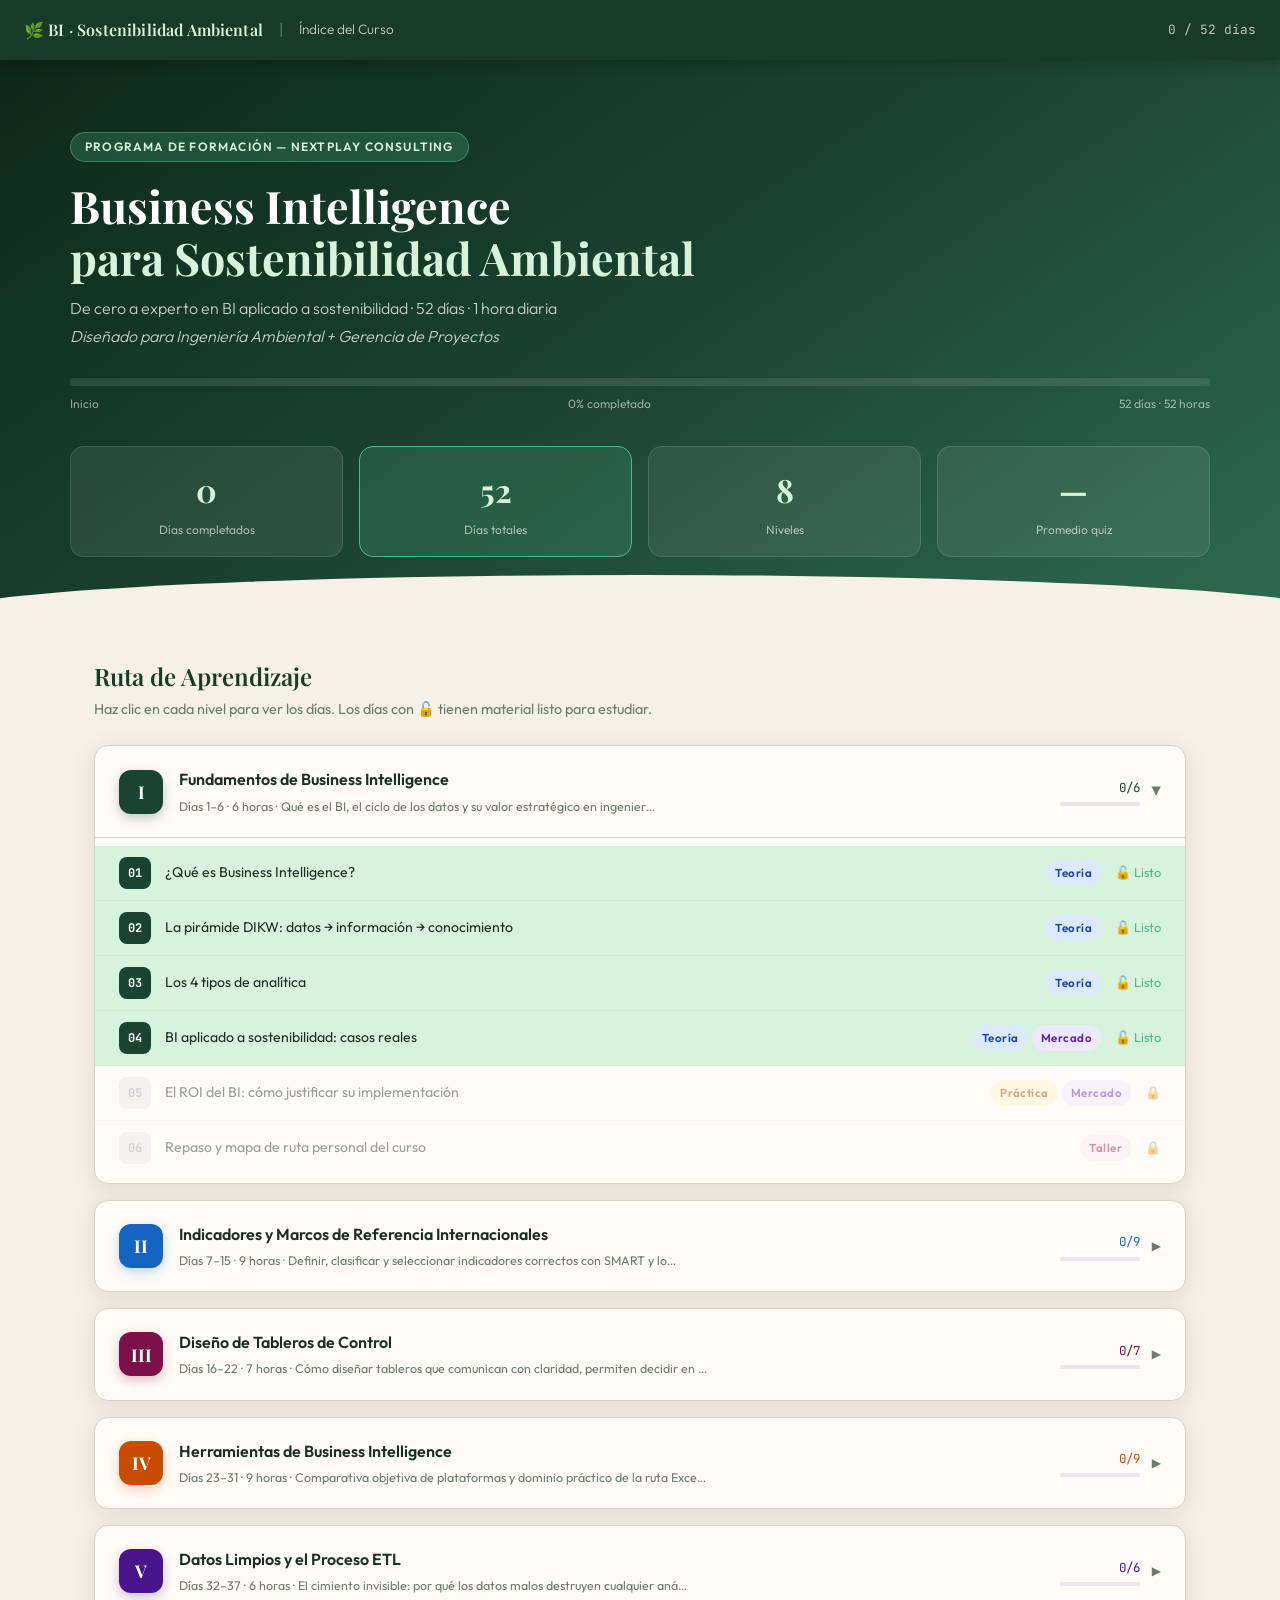
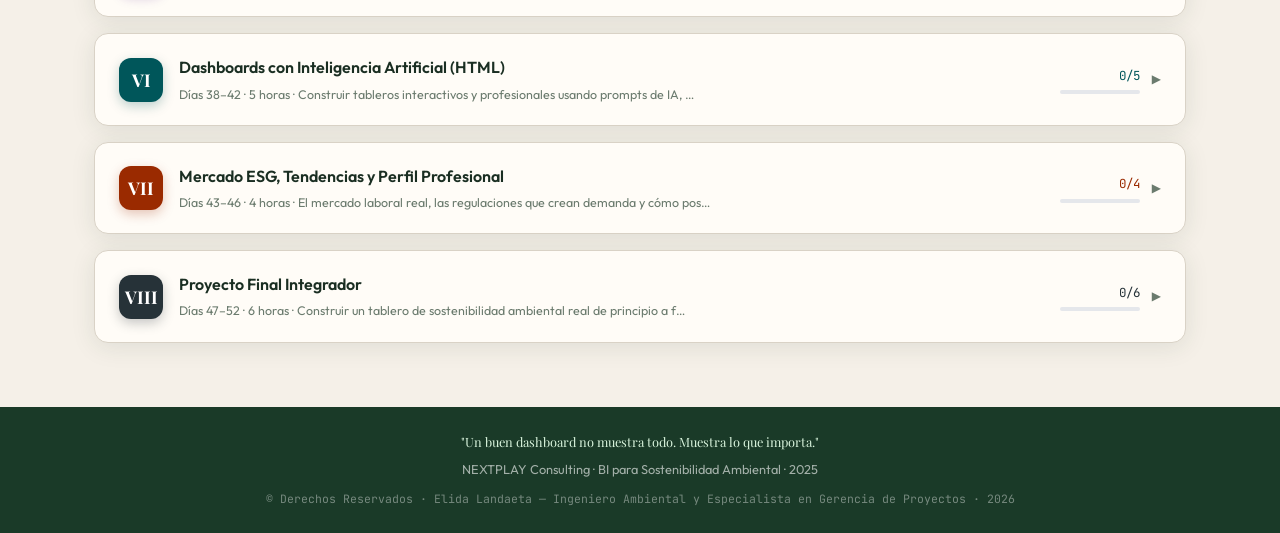
<file: index.html>
<!DOCTYPE html>
<html lang="es">
<head>
  <meta charset="UTF-8">
  <meta name="viewport" content="width=device-width, initial-scale=1.0">
  <title>BI para Sostenibilidad Ambiental — Índice del Curso</title>
  <link rel="stylesheet" href="bi-styles.css">
  <style>
    .course-progress-bar {
      background: rgba(255,255,255,0.1);
      border-radius: 20px;
      height: 8px;
      margin-top: 28px;
      overflow: hidden;
    }
    .course-progress-fill {
      height: 100%;
      background: linear-gradient(90deg, var(--limedeep), var(--lime));
      border-radius: 20px;
      transition: width 1s ease;
    }
    .progress-label {
      display: flex;
      justify-content: space-between;
      margin-top: 8px;
      font-size: 0.75rem;
      color: rgba(255,255,255,0.55);
    }
    .welcome-tag {
      display: inline-block;
      background: rgba(82,183,136,0.25);
      border: 1px solid rgba(82,183,136,0.5);
      color: var(--lime);
      font-size: 0.75rem;
      font-weight: 600;
      letter-spacing: 0.1em;
      padding: 4px 14px;
      border-radius: 20px;
      margin-bottom: 18px;
      text-transform: uppercase;
    }
    .streak-badge {
      display: flex;
      align-items: center;
      gap: 6px;
      background: rgba(255,255,255,0.08);
      border: 1px solid rgba(255,255,255,0.12);
      color: rgba(255,255,255,0.9);
      font-size: 0.8rem;
      padding: 6px 14px;
      border-radius: 20px;
      margin-top: 20px;
      width: fit-content;
    }
  </style>
</head>
<body>

<!-- TOPBAR -->
<nav class="topbar">
  <div class="topbar-inner">
    <span class="topbar-brand">🌿 BI · Sostenibilidad Ambiental</span>
    <span class="topbar-sep">|</span>
    <span class="topbar-loc">Índice del Curso</span>
    <div class="topbar-spacer"></div>
    <span id="top-progress" style="font-size:0.8rem;color:rgba(255,255,255,0.7);font-family:var(--font-mono)">0 / 52 días</span>
  </div>
</nav>

<!-- HERO -->
<div class="index-hero">
  <div style="max-width:1140px;margin:0 auto;position:relative;z-index:1">
    <div class="welcome-tag">Programa de Formación — NEXTPLAY Consulting</div>
    <h1 style="font-family:var(--font-display);font-size:2.8rem;font-weight:700;color:#fff;line-height:1.15;margin-bottom:12px">
      Business Intelligence<br>
      <span style="color:var(--lime)">para Sostenibilidad Ambiental</span>
    </h1>
    <p style="color:rgba(255,255,255,0.75);font-size:1rem;font-weight:300;max-width:560px;margin-bottom:0">
      De cero a experto en BI aplicado a sostenibilidad · 52 días · 1 hora diaria<br>
      <em>Diseñado para Ingeniería Ambiental + Gerencia de Proyectos</em>
    </p>
    <div class="course-progress-bar">
      <div class="course-progress-fill" id="hero-progress-bar" style="width:0%"></div>
    </div>
    <div class="progress-label">
      <span id="progress-start">Inicio</span>
      <span id="progress-pct">0% completado</span>
      <span>52 días · 52 horas</span>
    </div>
    <div class="streak-badge" id="streak-badge" style="display:none">
      🔥 <span id="streak-text"></span>
    </div>

    <div class="index-stats" style="margin-top:32px">
      <div class="stat-pill"><div class="stat-num" id="stat-completed">0</div><div class="stat-label">Días completados</div></div>
      <div class="stat-pill highlight"><div class="stat-num">52</div><div class="stat-label">Días totales</div></div>
      <div class="stat-pill"><div class="stat-num">8</div><div class="stat-label">Niveles</div></div>
      <div class="stat-pill"><div class="stat-num" id="stat-avg">—</div><div class="stat-label">Promedio quiz</div></div>
    </div>
  </div>
</div>

<!-- LEVELS -->
<div class="levels-grid">

  <div style="margin-bottom:24px">
    <h2 style="font-family:var(--font-display);font-size:1.5rem;color:var(--forest);margin-bottom:6px">Ruta de Aprendizaje</h2>
    <p style="color:var(--text-muted);font-size:0.9rem">Haz clic en cada nivel para ver los días. Los días con 🔓 tienen material listo para estudiar.</p>
  </div>

  <div id="levels-container"></div>

</div>

<!-- FOOTER -->
<footer style="background:var(--forest);color:rgba(255,255,255,0.6);text-align:center;padding:24px;font-size:0.8rem">
  <span style="color:var(--lime);font-family:var(--font-display)">"Un buen dashboard no muestra todo. Muestra lo que importa."</span><br>
  <span style="margin-top:6px;display:block">NEXTPLAY Consulting · BI para Sostenibilidad Ambiental · 2025</span>
  <span style="margin-top:8px;display:block;font-size:0.72rem;font-family:var(--font-mono);color:rgba(255,255,255,0.4)">© Derechos Reservados · Elida Landaeta — Ingeniero Ambiental y Especialista en Gerencia de Proyectos · 2026</span>
</footer>

<script>
// ─── COURSE DATA ─────────────────────────────────────────────────────────────
const EXISTING_DAYS = [1, 2, 3, 4]; // Add day numbers here as HTML files are created

const LEVELS = [
  { n:'I', name:'Fundamentos de Business Intelligence', days:'Días 1–6', total:'6 horas',
    color:'#1B4332', light:'#D8F3DC', mid:'#52B788',
    desc:'Qué es el BI, el ciclo de los datos y su valor estratégico en ingeniería ambiental 2026.',
    items:[
      { d:1, t:'¿Qué es Business Intelligence?', types:['Teoría'] },
      { d:2, t:'La pirámide DIKW: datos → información → conocimiento', types:['Teoría'] },
      { d:3, t:'Los 4 tipos de analítica', types:['Teoría'] },
      { d:4, t:'BI aplicado a sostenibilidad: casos reales', types:['Teoría','Mercado'] },
      { d:5, t:'El ROI del BI: cómo justificar su implementación', types:['Práctica','Mercado'] },
      { d:6, t:'Repaso y mapa de ruta personal del curso', types:['Taller'] },
    ]
  },
  { n:'II', name:'Indicadores y Marcos de Referencia Internacionales', days:'Días 7–15', total:'9 horas',
    color:'#1565C0', light:'#DBEAFE', mid:'#3B82F6',
    desc:'Definir, clasificar y seleccionar indicadores correctos con SMART y los marcos que exigen las multinacionales.',
    items:[
      { d:7,  t:'¿Qué es un indicador? KPI, OPI y EPI', types:['Teoría'] },
      { d:8,  t:'Indicadores de proceso, resultado e impacto', types:['Teoría'] },
      { d:9,  t:'Las 15 métricas ambientales más demandadas', types:['Práctica','Mercado'] },
      { d:10, t:'El método SMART para indicadores ambientales', types:['Práctica','Taller'] },
      { d:11, t:'Las 10 preguntas clave antes de crear un indicador', types:['Práctica'] },
      { d:12, t:'GRI Standards: el marco más utilizado del mundo', types:['Teoría','Mercado'] },
      { d:13, t:'ISO 14001, ISO 14031 y los ODS de la ONU', types:['Teoría'] },
      { d:14, t:'TCFD, ISSB, CSRD/ESRS: marcos que obligan a reportar', types:['Teoría','Mercado'] },
      { d:15, t:'Taller: diseñar el set completo de indicadores', types:['Taller'] },
    ]
  },
  { n:'III', name:'Diseño de Tableros de Control', days:'Días 16–22', total:'7 horas',
    color:'#7C1048', light:'#FCE4EC', mid:'#E91E8C',
    desc:'Cómo diseñar tableros que comunican con claridad, permiten decidir en 5 segundos y evitan errores comunes.',
    items:[
      { d:16, t:'Tipos de tablero: estratégico, operativo, analítico', types:['Teoría'] },
      { d:17, t:'Anatomía de un tablero: los 6 elementos clave', types:['Teoría'] },
      { d:18, t:'Layout y distribución: pirámide invertida', types:['Práctica'] },
      { d:19, t:'Principios de Tufte, Few y la Gestalt', types:['Teoría'] },
      { d:20, t:'Color, tipografía y semáforos', types:['Práctica'] },
      { d:21, t:'Los 10 errores más comunes en dashboards', types:['Práctica'] },
      { d:22, t:'Taller: wireframing del primer tablero ambiental', types:['Taller'] },
    ]
  },
  { n:'IV', name:'Herramientas de Business Intelligence', days:'Días 23–31', total:'9 horas',
    color:'#C84B00', light:'#FFF0E0', mid:'#F97316',
    desc:'Comparativa objetiva de plataformas y dominio práctico de la ruta Excel → Looker Studio → Power BI.',
    items:[
      { d:23, t:'Panorama de herramientas 2025: cuál elegir', types:['Teoría','Mercado'] },
      { d:24, t:'Excel como base: PivotTables y estructura de datos', types:['Herramienta','Práctica'] },
      { d:25, t:'Excel avanzado: Power Query y Power Pivot', types:['Herramienta','Práctica'] },
      { d:26, t:'Google Looker Studio: primer dashboard gratis', types:['Herramienta','Práctica'] },
      { d:27, t:'Power BI Desktop: instalación y primer proyecto', types:['Herramienta','Práctica'] },
      { d:28, t:'Power BI: modelado de datos y relaciones', types:['Herramienta'] },
      { d:29, t:'Power BI: DAX básico para indicadores ambientales', types:['Herramienta','Práctica'] },
      { d:30, t:'Power BI: diseño profesional y publicación', types:['Herramienta','Práctica'] },
      { d:31, t:'Taller: primer tablero de sostenibilidad en Power BI', types:['Taller'] },
    ]
  },
  { n:'V', name:'Datos Limpios y el Proceso ETL', days:'Días 32–37', total:'6 horas',
    color:'#4A148C', light:'#EDE9FE', mid:'#8B5CF6',
    desc:'El cimiento invisible: por qué los datos malos destruyen cualquier análisis y cómo garantizar calidad auditable.',
    items:[
      { d:32, t:'¿Por qué los datos limpios son el cimiento de todo?', types:['Teoría'] },
      { d:33, t:'El proceso ETL explicado para datos ambientales', types:['Teoría','Práctica'] },
      { d:34, t:'Los 10 errores más frecuentes en datos de campo', types:['Práctica'] },
      { d:35, t:'Detectar y corregir errores con Power Query', types:['Herramienta','Práctica'] },
      { d:36, t:'Documentación: diccionario de datos y metadatos', types:['Práctica'] },
      { d:37, t:'Taller: auditar y limpiar un dataset ambiental', types:['Taller'] },
    ]
  },
  { n:'VI', name:'Dashboards con Inteligencia Artificial (HTML)', days:'Días 38–42', total:'5 horas',
    color:'#00565A', light:'#CCFBF1', mid:'#14B8A6',
    desc:'Construir tableros interactivos y profesionales usando prompts de IA, sin necesidad de saber programar.',
    items:[
      { d:38, t:'Cómo la IA construye dashboards desde texto', types:['Práctica','Herramienta'] },
      { d:39, t:'Anatomía de un prompt exitoso para dashboards HTML', types:['Práctica'] },
      { d:40, t:'Taller guiado: construir el tablero EcoTrack', types:['Taller'] },
      { d:41, t:'Técnicas de iteración: refinar el tablero', types:['Práctica'] },
      { d:42, t:'Taller final: tu tablero de sostenibilidad personalizado', types:['Taller'] },
    ]
  },
  { n:'VII', name:'Mercado ESG, Tendencias y Perfil Profesional', days:'Días 43–46', total:'4 horas',
    color:'#9A2A00', light:'#FEE2D5', mid:'#EF4444',
    desc:'El mercado laboral real, las regulaciones que crean demanda y cómo posicionarte como perfil T-shaped.',
    items:[
      { d:43, t:'El mercado ESG y de BI en 2025: cifras y tendencias', types:['Mercado'] },
      { d:44, t:'Regulaciones globales: CSRD, ISSB, América Latina', types:['Mercado'] },
      { d:45, t:'Lo que buscan Veolia, AECOM, Cemex, WSP y Ecopetrol', types:['Mercado'] },
      { d:46, t:'Ruta de carrera y certificaciones: tu plan de 4 años', types:['Mercado','Práctica'] },
    ]
  },
  { n:'VIII', name:'Proyecto Final Integrador', days:'Días 47–52', total:'6 horas',
    color:'#263238', light:'#ECEFF1', mid:'#607D8B',
    desc:'Construir un tablero de sostenibilidad ambiental real de principio a fin — tu entregable profesional.',
    items:[
      { d:47, t:'Definición del proyecto: alcance e indicadores', types:['Taller'] },
      { d:48, t:'Diseño del layout: wireframe aprobado', types:['Taller'] },
      { d:49, t:'Preparación y limpieza del dataset: ETL completo', types:['Taller','Práctica'] },
      { d:50, t:'Construcción del tablero: sesión de trabajo principal', types:['Taller','Herramienta'] },
      { d:51, t:'Refinamiento, validación y narrativa del tablero', types:['Taller'] },
      { d:52, t:'Presentación y evaluación final del proyecto', types:['Taller'] },
    ]
  }
];

const TYPE_CLASS = {
  'Teoría':'badge-teoria','Práctica':'badge-practica','Taller':'badge-taller',
  'Herramienta':'badge-herramienta','Mercado':'badge-mercado'
};

// ─── PROGRESS ────────────────────────────────────────────────────────────────
function getProgress() {
  try { return JSON.parse(localStorage.getItem('bi_course_progress')) || { completed:[], scores:{} }; }
  catch { return { completed:[], scores:{} }; }
}

// ─── RENDER ──────────────────────────────────────────────────────────────────
function render() {
  const prog = getProgress();
  const completed = prog.completed || [];
  const scores = prog.scores || {};
  const totalDays = 52;

  // Update hero stats
  const pct = Math.round((completed.length / totalDays) * 100);
  document.getElementById('hero-progress-bar').style.width = pct + '%';
  document.getElementById('progress-pct').textContent = pct + '% completado';
  document.getElementById('stat-completed').textContent = completed.length;
  document.getElementById('top-progress').textContent = `${completed.length} / ${totalDays} días`;

  // Average score
  const scoreVals = Object.values(scores);
  if (scoreVals.length) {
    const avg = (scoreVals.reduce((a,b)=>a+b,0)/scoreVals.length).toFixed(1);
    document.getElementById('stat-avg').textContent = avg + '/5';
  }

  // Streak badge
  if (prog.startDate) {
    const days = Math.floor((Date.now() - new Date(prog.startDate)) / 86400000) + 1;
    document.getElementById('streak-badge').style.display = 'flex';
    document.getElementById('streak-text').textContent = `${days} días de estudio`;
  }

  // Render levels
  const container = document.getElementById('levels-container');
  container.innerHTML = '';

  LEVELS.forEach((level, li) => {
    const levelCompleted = level.items.filter(i => completed.includes(i.d));
    const firstUnlockedDay = level.items.find(i => EXISTING_DAYS.includes(i.d) && !completed.includes(i.d));
    const card = document.createElement('div');
    card.className = 'level-card';
    card.style.setProperty('--level-color', level.color);

    const dayItems = level.items.map(item => {
      const isDone = completed.includes(item.d);
      const hasFile = EXISTING_DAYS.includes(item.d);
      const isCurrent = !isDone && hasFile && (completed.length === 0 || completed.includes(item.d - 1) || EXISTING_DAYS.includes(item.d));
      const isLocked = !hasFile;
      const score = scores[item.d];
      const badges = item.types.map(t => `<span class="badge ${TYPE_CLASS[t]||''}">${t}</span>`).join('');

      let stateClass = isLocked ? 'locked' : isDone ? 'completed' : isCurrent ? 'current unlocked' : 'unlocked';
      let numStyle = isDone ? `background:${level.light};color:${level.color}`
                   : hasFile ? `background:${level.color};color:#fff`
                   : 'background:#e5e7eb;color:#9ca3af';
      let statusHtml = isLocked
        ? '<span class="day-status" title="Material no disponible aún">🔒</span>'
        : isDone
          ? `<span class="day-status" title="Completado · Score: ${score??'—'}/5" style="color:#22C55E">✓ ${score??'—'}/5</span>`
          : hasFile ? '<span class="day-status" style="color:var(--limedeep)">🔓 Listo</span>'
          : '';

      const href = hasFile ? `dia-${String(item.d).padStart(2,'0')}.html` : null;
      const tag = href ? 'a' : 'div';
      const hrefAttr = href ? `href="${href}"` : '';

      return `<${tag} class="day-item ${stateClass}" ${hrefAttr} ${isLocked?'onclick="return false"':''}>
        <div class="day-num-badge ${isLocked?'locked':isDone?'completed':'current'}" style="${numStyle}">${String(item.d).padStart(2,'0')}</div>
        <div class="day-title-text">${item.t}</div>
        <div class="day-badges">${badges}</div>
        ${statusHtml}
      </${tag}>`;
    }).join('');

    card.innerHTML = `
      <div class="level-header" data-level="${li}">
        <div class="level-num-chip" style="background:${level.color};box-shadow:0 4px 12px ${level.color}44">${level.n}</div>
        <div class="level-info">
          <div class="level-name">${level.name}</div>
          <div class="level-meta">${level.days} · ${level.total} · ${level.desc.slice(0,70)}…</div>
        </div>
        <div class="level-right">
          <div style="text-align:right">
            <div class="level-progress-text" style="color:${level.color}">${levelCompleted.length}/${level.items.length}</div>
            <div style="width:80px;background:#e5e7eb;border-radius:4px;height:4px;margin-top:4px">
              <div style="width:${(levelCompleted.length/level.items.length)*100}%;background:${level.color};height:4px;border-radius:4px;transition:width 0.5s"></div>
            </div>
          </div>
          <div class="level-toggle" id="toggle-${li}">▶</div>
        </div>
      </div>
      <div class="level-body" id="body-${li}">
        <div class="days-list">${dayItems}</div>
      </div>`;
    container.appendChild(card);

    card.querySelector('.level-header').addEventListener('click', () => {
      const body = document.getElementById(`body-${li}`);
      const tog = document.getElementById(`toggle-${li}`);
      const open = body.classList.toggle('open');
      tog.classList.toggle('open', open);
    });

    // Auto-open level with active days
    if (level.items.some(i => EXISTING_DAYS.includes(i.d) && !completed.includes(i.d))) {
      document.getElementById(`body-${li}`).classList.add('open');
      document.getElementById(`toggle-${li}`).classList.add('open');
    }
  });
}

// Unlock a level if it contains current content
document.addEventListener('DOMContentLoaded', render);
</script>
</body>
</html>
</file>
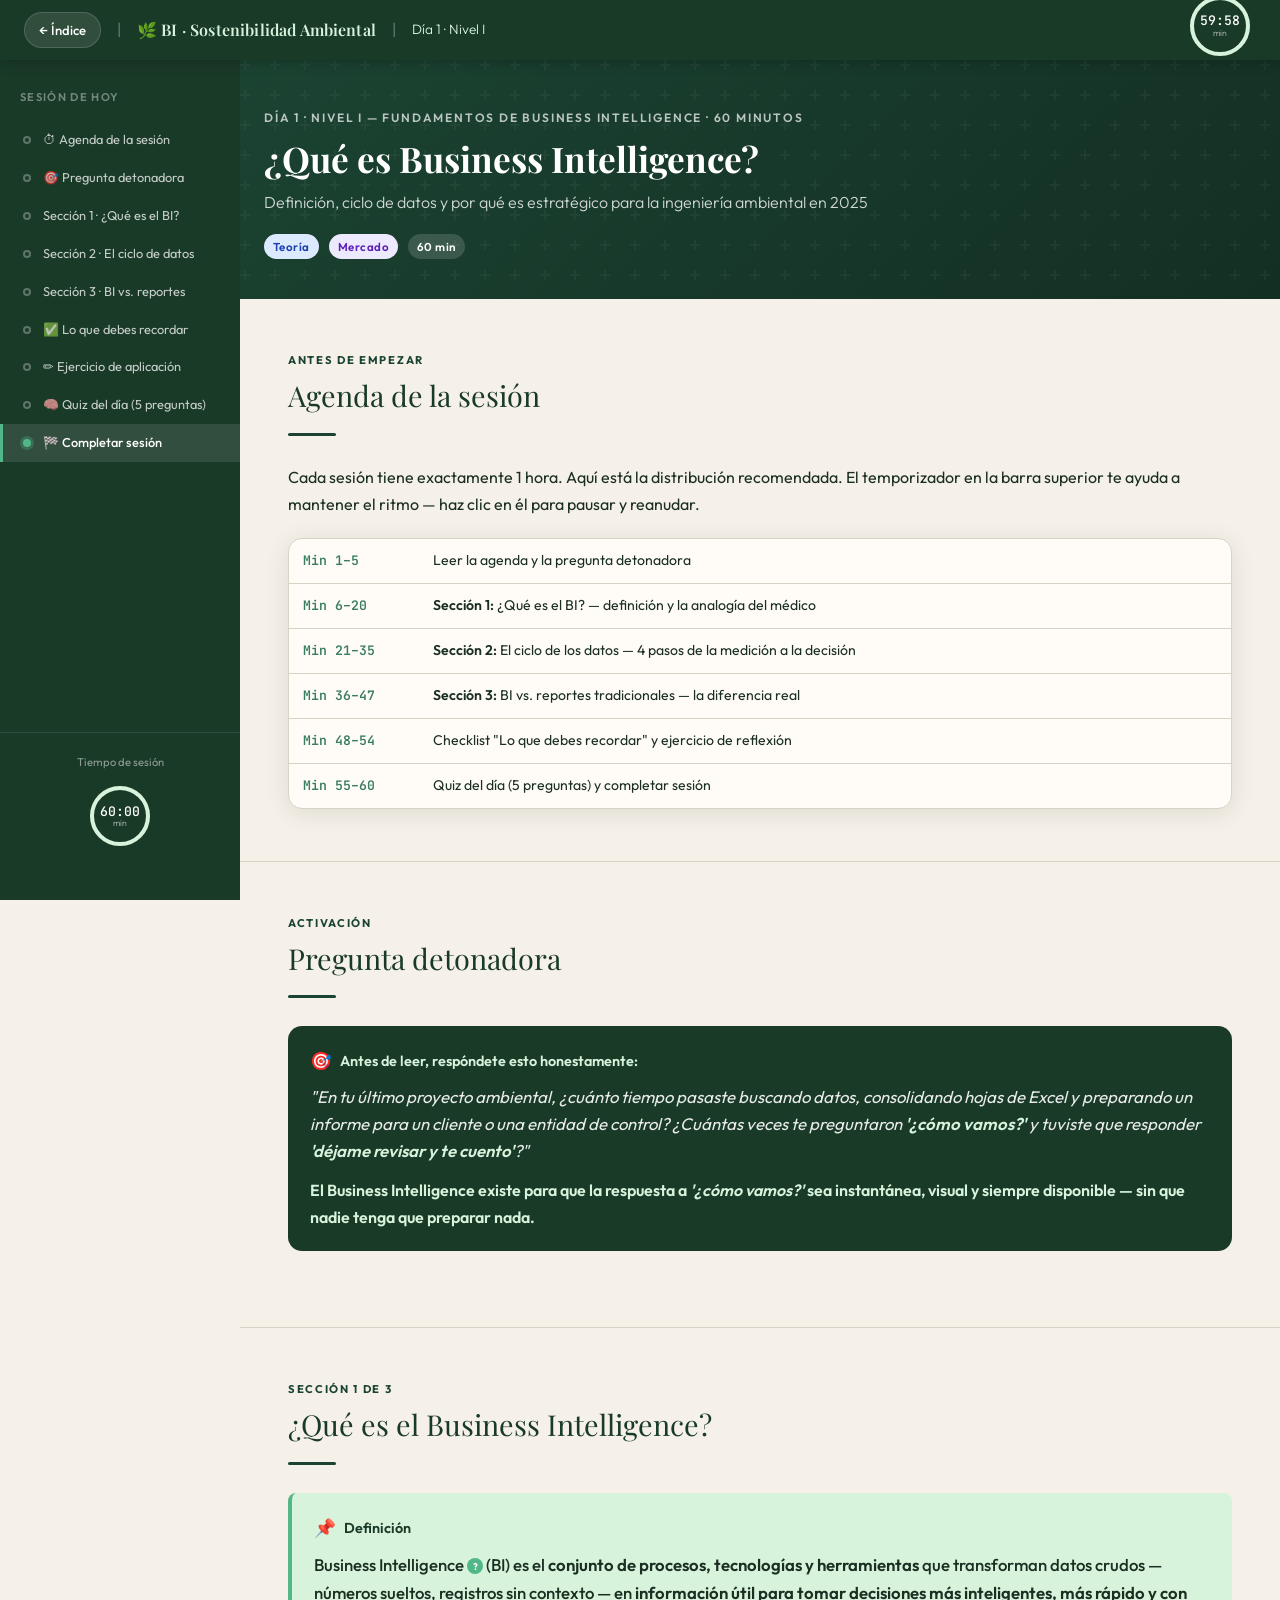
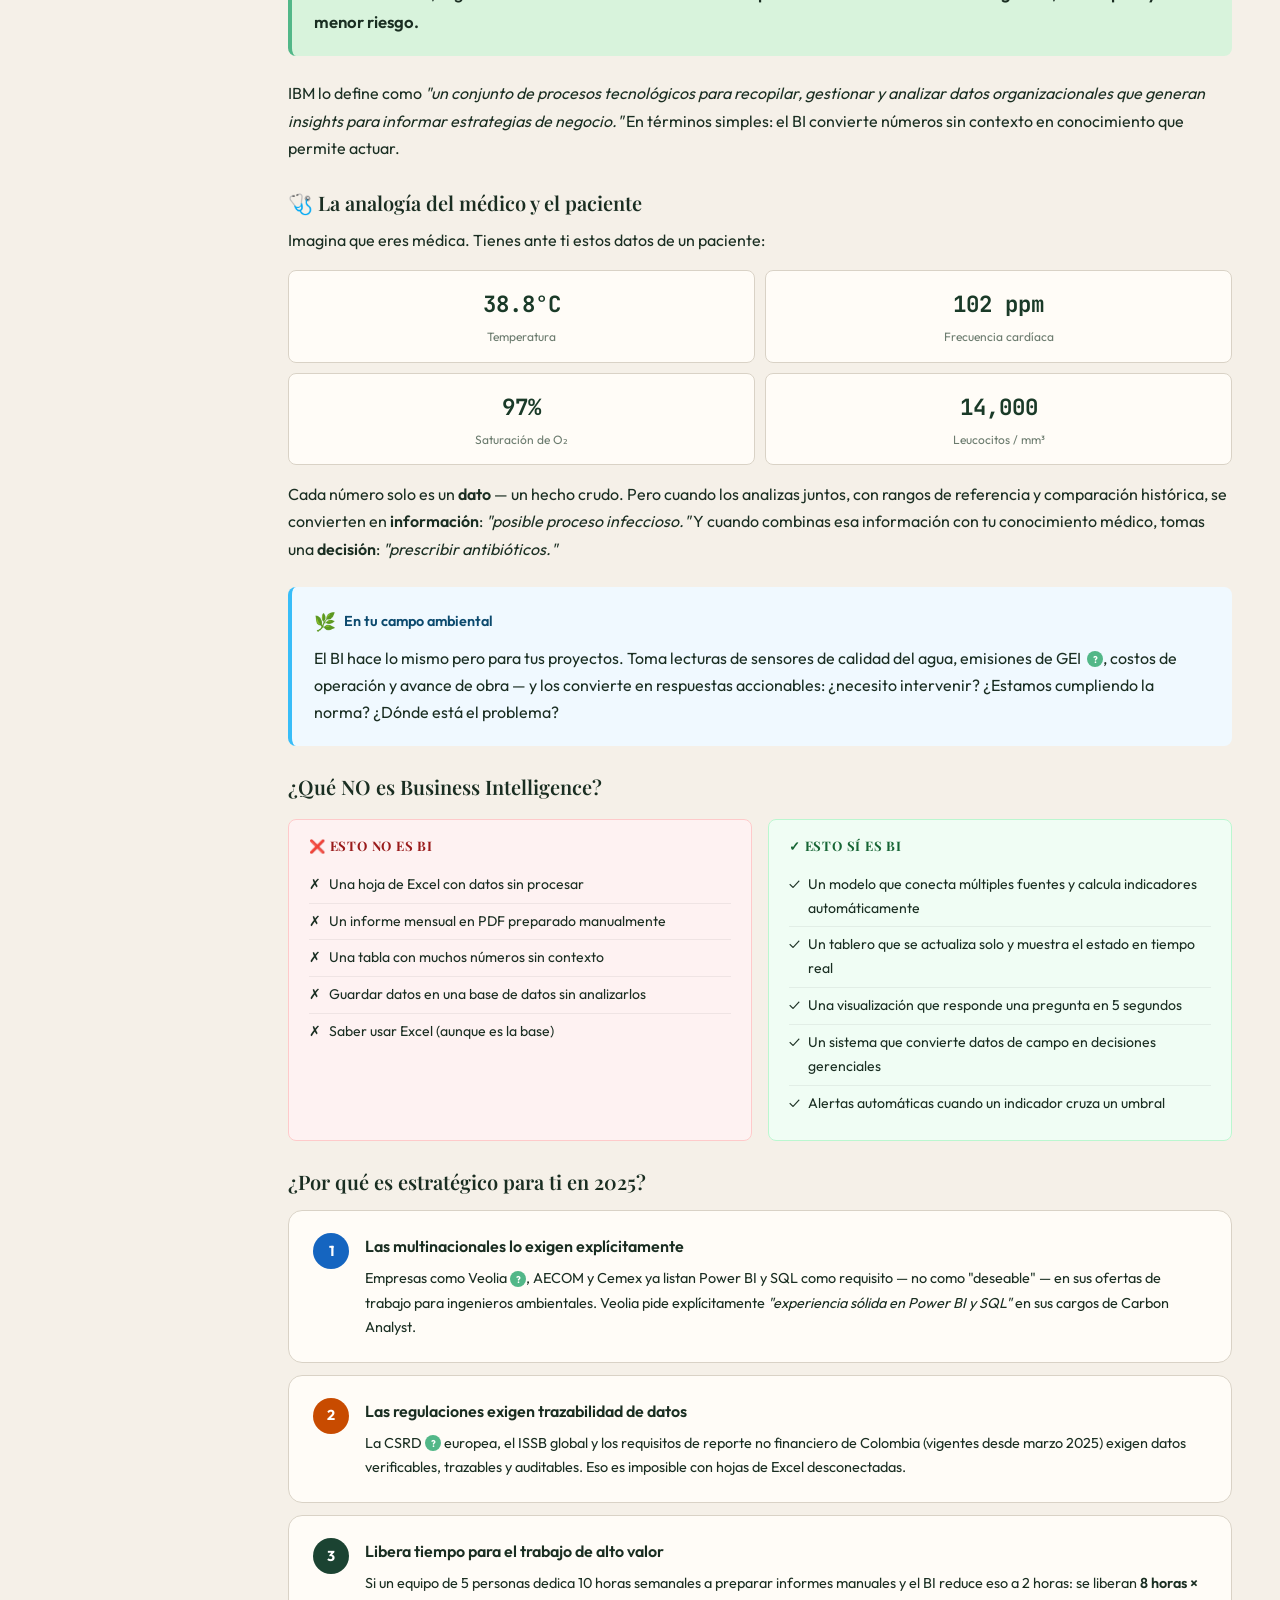
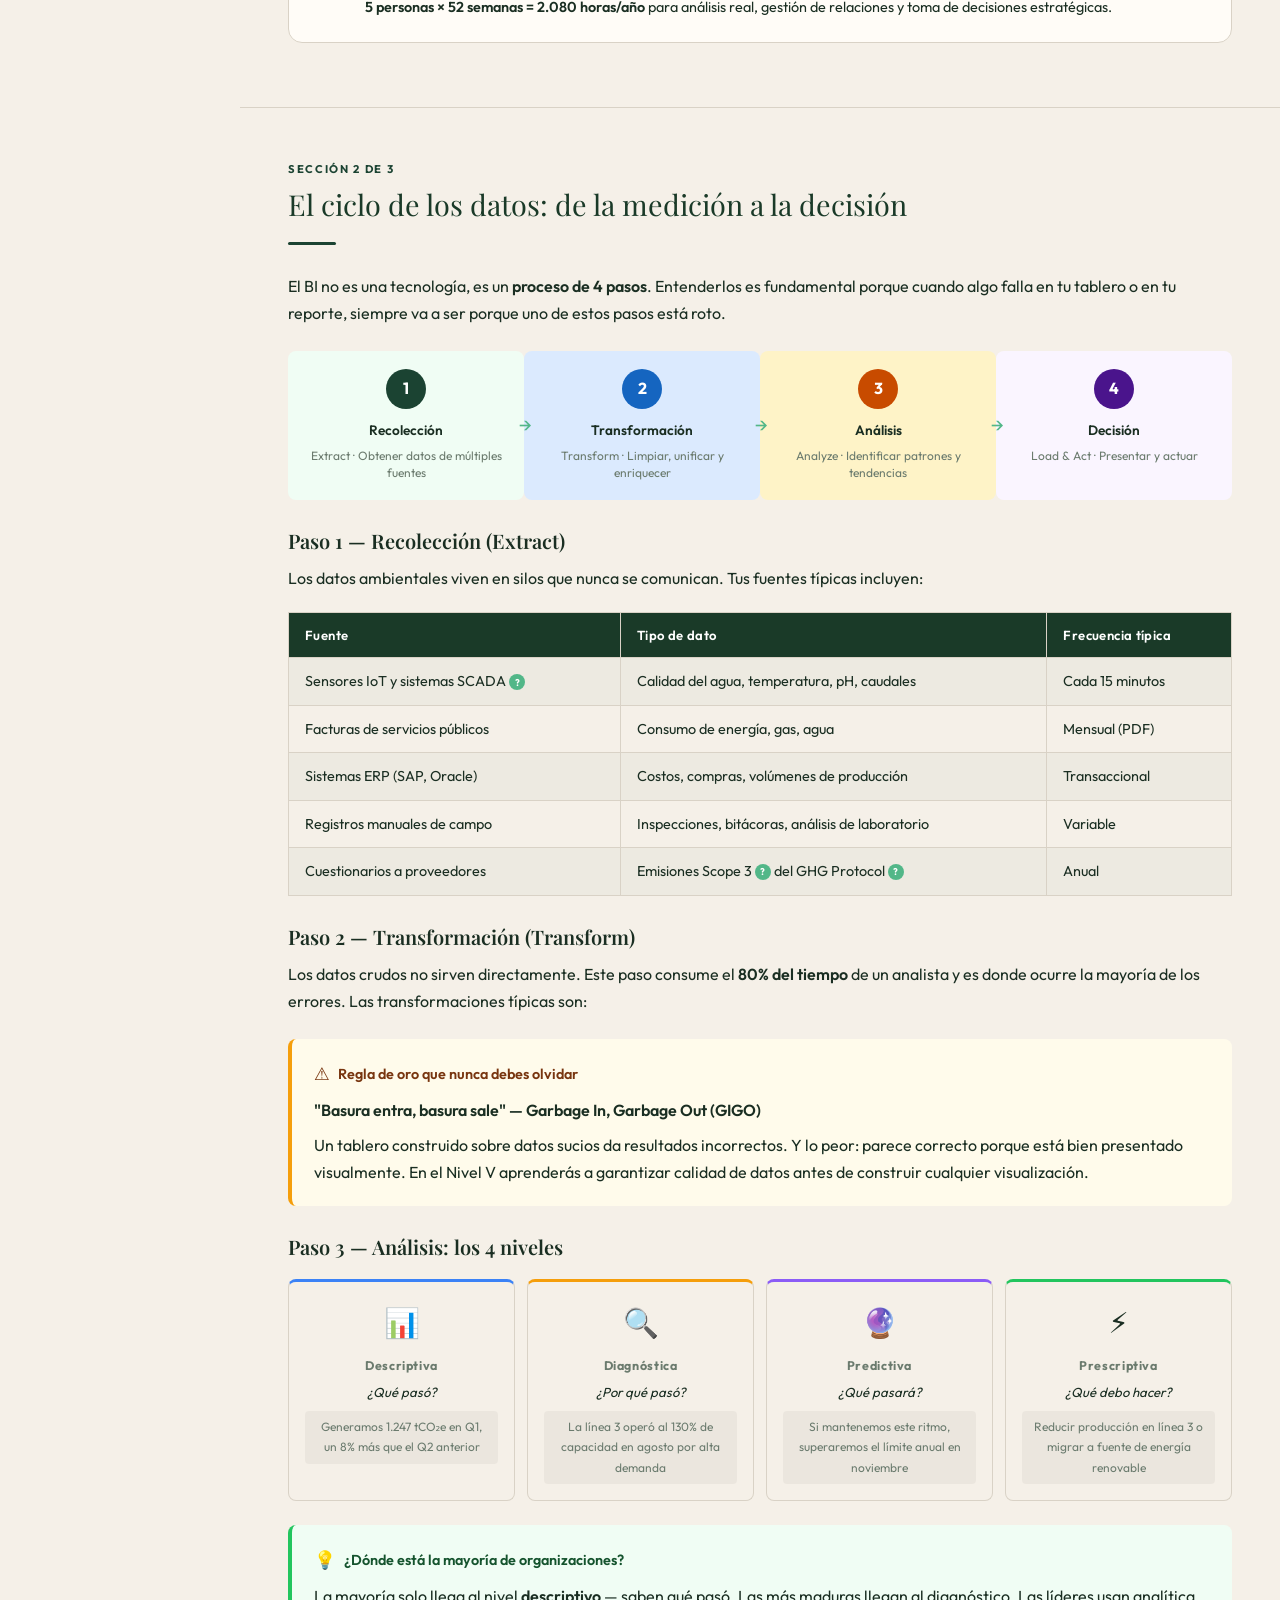
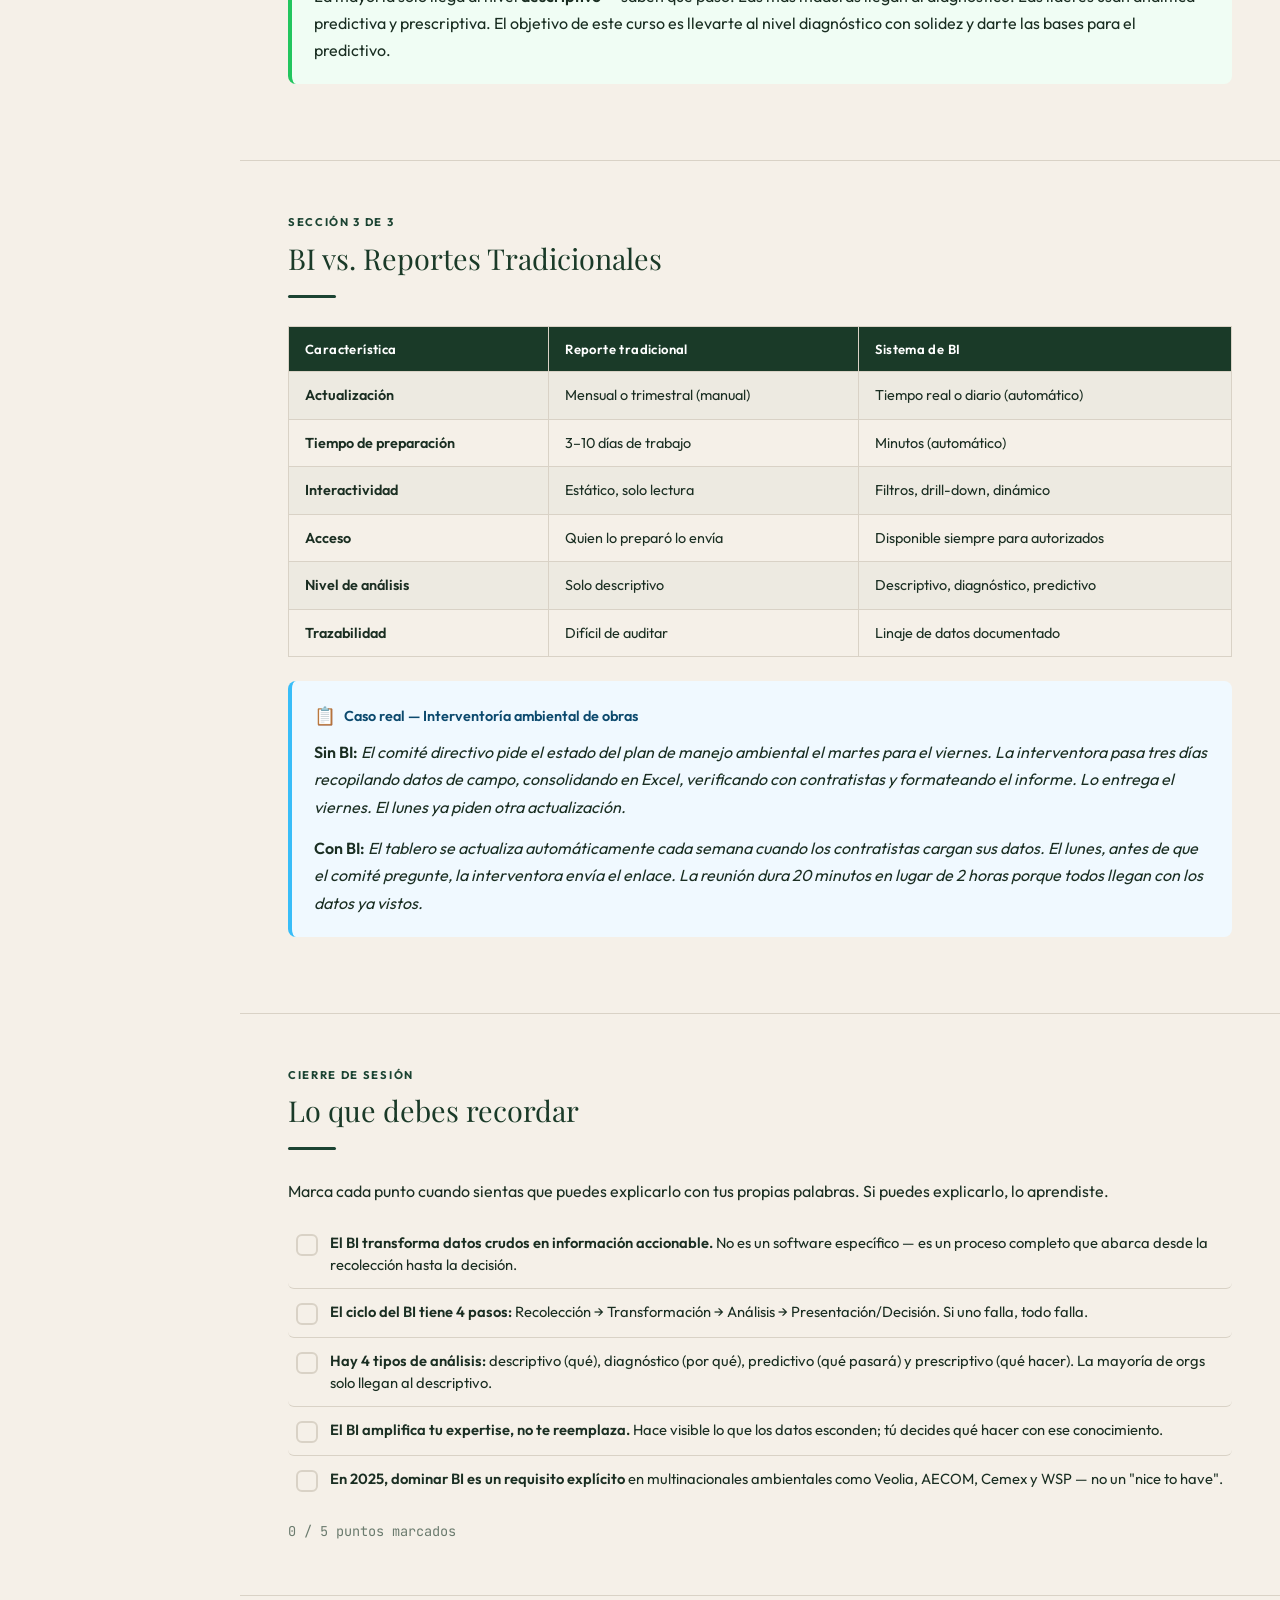
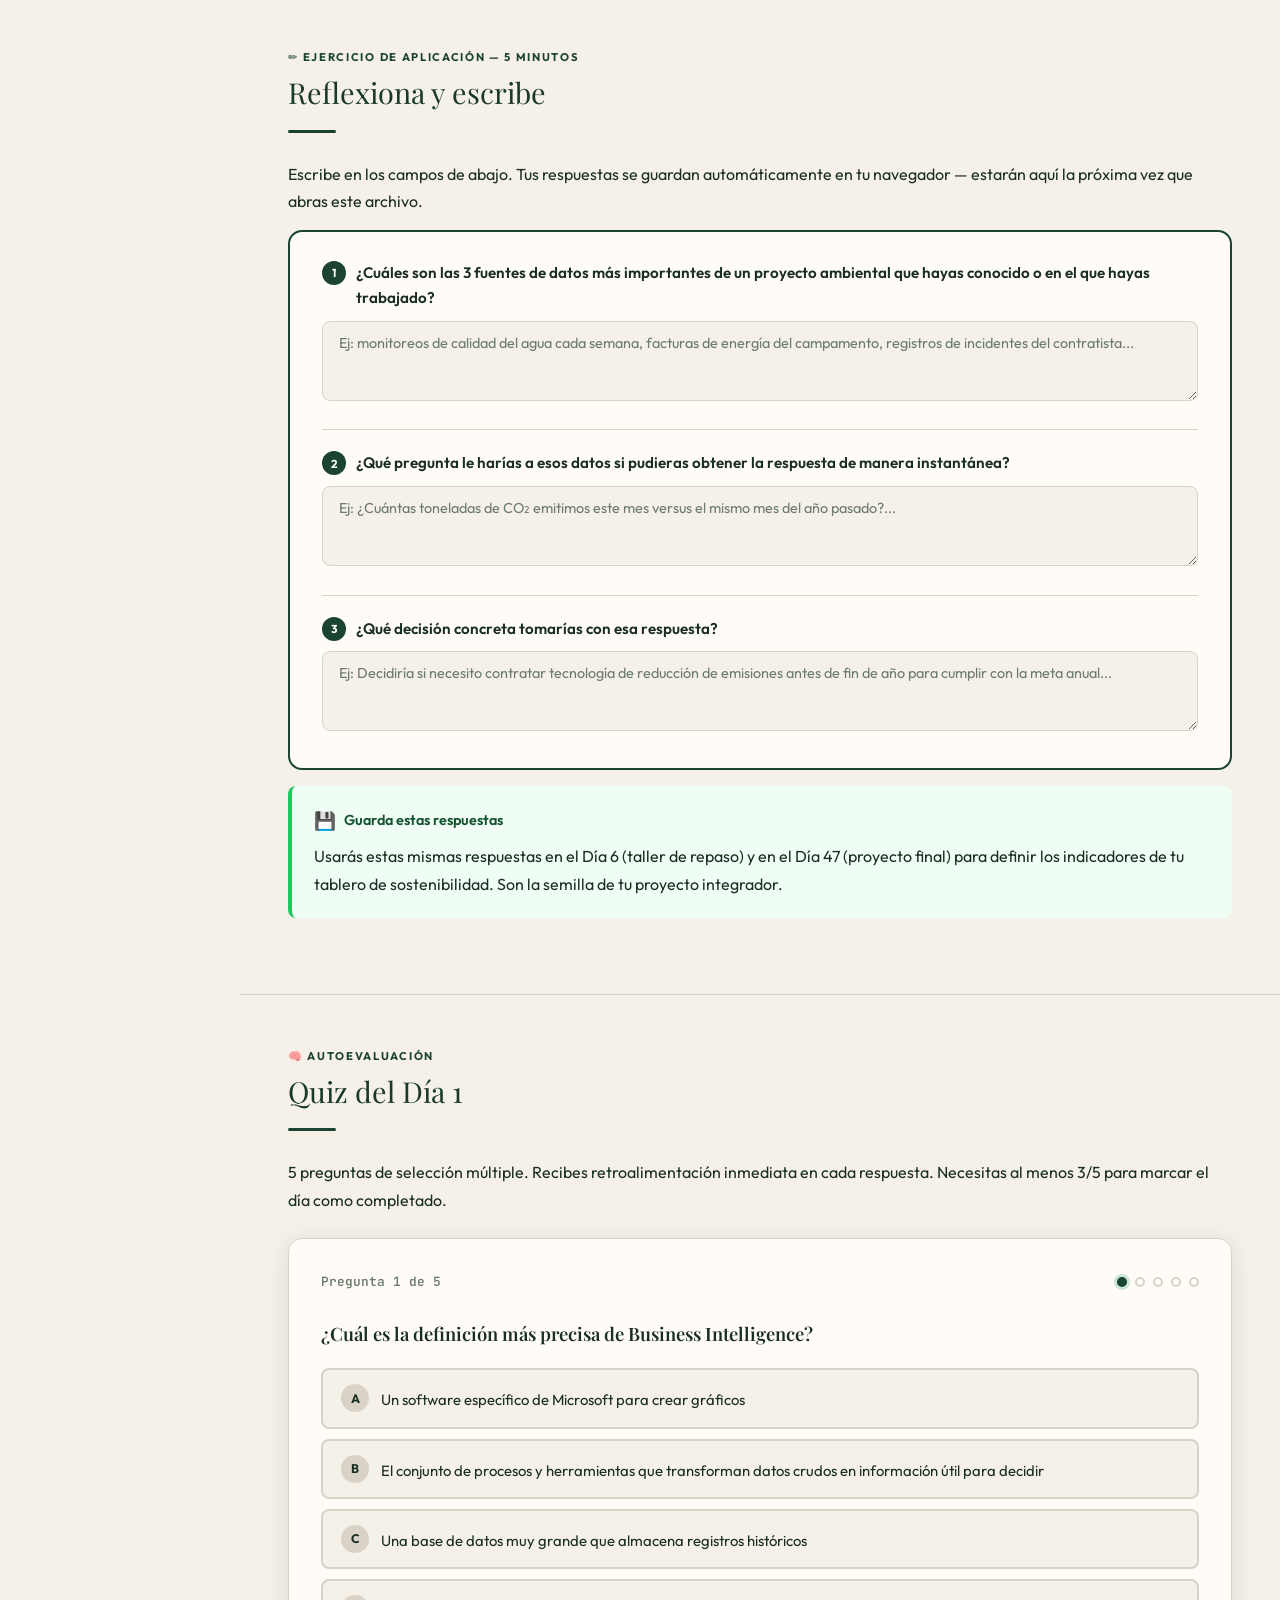
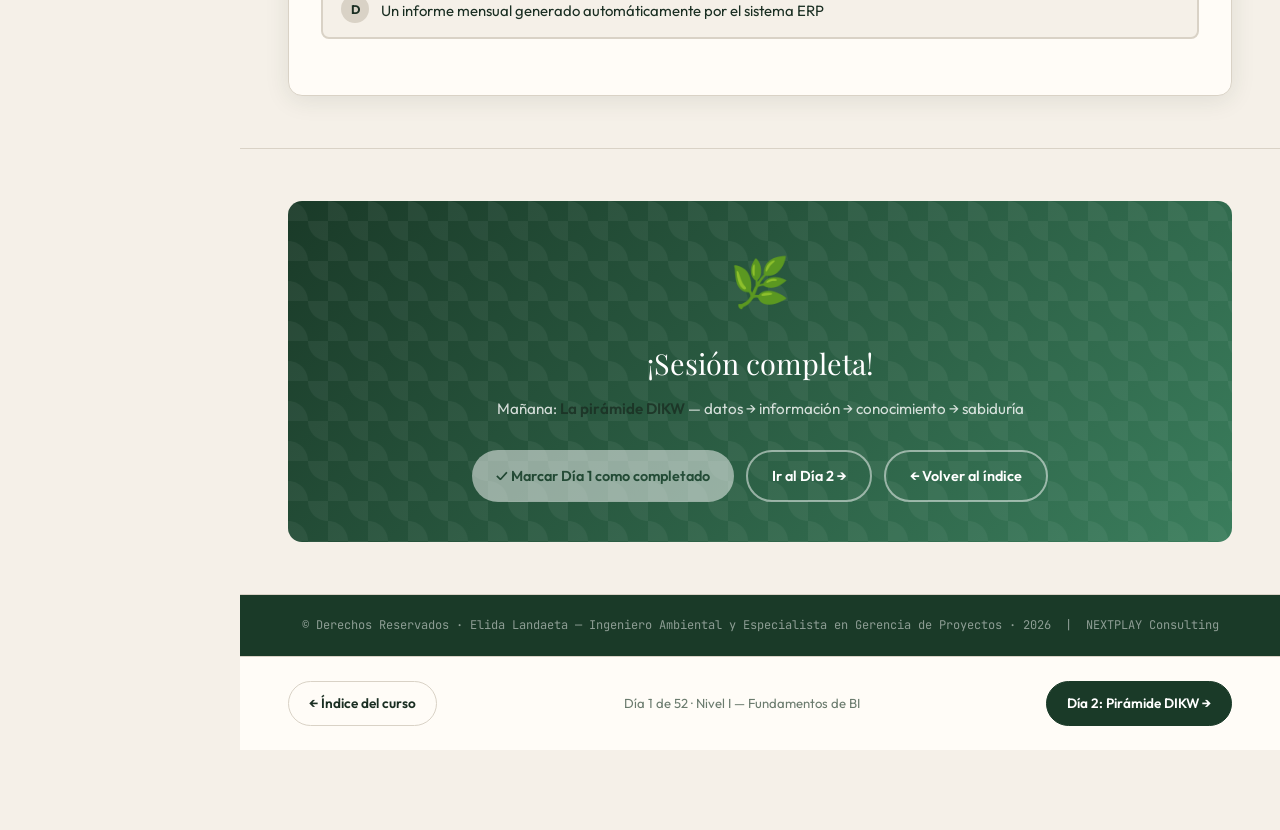
<file: dia-01.html>
<!DOCTYPE html>
<html lang="es">
<head>
  <meta charset="UTF-8">
  <meta name="viewport" content="width=device-width, initial-scale=1.0">
  <title>Día 1 — ¿Qué es Business Intelligence? | BI para Sostenibilidad</title>
  <link rel="stylesheet" href="bi-styles.css">
  <style>
    :root { --level-color: #1B4332; --level-light: #D8F3DC; --level-mid: #52B788; }
    .vs-grid { display:grid; grid-template-columns:1fr 1fr; gap:16px; margin:20px 0; }
    .vs-col { border-radius:var(--radius-sm); padding:18px 20px; }
    .vs-col.no { background:#FEF2F2; border:1px solid #FECACA; }
    .vs-col.yes { background:#F0FDF4; border:1px solid #BBF7D0; }
    .vs-col h4 { font-size:0.82rem; font-weight:700; letter-spacing:0.06em; text-transform:uppercase; margin-bottom:12px; }
    .vs-col.no h4 { color:#991B1B; }
    .vs-col.yes h4 { color:#166534; }
    .vs-item { font-size:0.88rem; padding:6px 0; border-bottom:1px solid rgba(0,0,0,0.06); display:flex; gap:8px; }
    .vs-item:last-child { border:none; }
    .reason-card { background:var(--bg-card); border-radius:var(--radius); padding:22px 24px; border:1px solid var(--border); margin-bottom:12px; display:flex; gap:16px; align-items:flex-start; }
    .reason-num { width:36px;height:36px;border-radius:50%;display:flex;align-items:center;justify-content:center;font-weight:700;font-size:0.9rem;flex-shrink:0;color:#fff; }
    .step-flow { display:grid; grid-template-columns:repeat(4,1fr); gap:0; margin:24px 0; }
    .step-box { padding:18px 14px; text-align:center; position:relative; }
    .step-box::after { content:'→'; position:absolute;right:-8px;top:50%;transform:translateY(-50%);font-size:1.2rem;color:var(--level-mid);z-index:1; }
    .step-box:last-child::after { display:none; }
    .step-num { width:40px;height:40px;border-radius:50%;background:var(--level-color);color:#fff;display:flex;align-items:center;justify-content:center;font-weight:700;font-size:1rem;margin:0 auto 10px; }
    .step-label { font-weight:600;font-size:0.85rem;color:var(--text);margin-bottom:6px; }
    .step-sub { font-size:0.75rem;color:var(--text-muted);line-height:1.4; }
    .analytics-row { display:grid;grid-template-columns:repeat(4,1fr);gap:12px;margin:20px 0; }
    .analytics-card { border-radius:var(--radius-sm);padding:16px;text-align:center;border:1px solid var(--border); }
    .analytics-icon { font-size:1.8rem;margin-bottom:8px; }
    .analytics-type { font-weight:700;font-size:0.78rem;color:var(--text-muted);letter-spacing:0.05em;margin-bottom:4px; }
    .analytics-q { font-size:0.82rem;font-style:italic;color:var(--text);margin-bottom:8px; }
    .analytics-ex { font-size:0.75rem;background:rgba(0,0,0,0.04);border-radius:4px;padding:6px 8px;color:var(--text-muted); }
    @media(max-width:700px){.step-flow,.analytics-row,.vs-grid{grid-template-columns:1fr;}.step-box::after{display:none;}}
  </style>
</head>
<body>

<!-- TOPBAR -->
<nav class="topbar">
  <div class="topbar-inner">
    <a href="index.html" class="topbar-back">← Índice</a>
    <span class="topbar-sep">|</span>
    <span class="topbar-brand">🌿 BI · Sostenibilidad Ambiental</span>
    <span class="topbar-sep">|</span>
    <span class="topbar-loc" style="color:var(--lime)">Día 1 · Nivel I</span>
    <div class="topbar-spacer"></div>
    <div id="timer-container"></div>
  </div>
</nav>

<!-- LAYOUT -->
<div class="day-layout">

  <!-- SIDEBAR -->
  <aside class="day-sidebar">
    <div class="sidebar-title">Sesión de hoy</div>
    <nav class="sidebar-nav">
      <div class="sidebar-item" data-target="agenda">
        <div class="sidebar-dot"></div>
        <div class="sidebar-label">⏱ Agenda de la sesión</div>
      </div>
      <div class="sidebar-item" data-target="hook">
        <div class="sidebar-dot"></div>
        <div class="sidebar-label">🎯 Pregunta detonadora</div>
      </div>
      <div class="sidebar-item" data-target="s1">
        <div class="sidebar-dot"></div>
        <div class="sidebar-label">Sección 1 · ¿Qué es el BI?</div>
      </div>
      <div class="sidebar-item" data-target="s2">
        <div class="sidebar-dot"></div>
        <div class="sidebar-label">Sección 2 · El ciclo de datos</div>
      </div>
      <div class="sidebar-item" data-target="s3">
        <div class="sidebar-dot"></div>
        <div class="sidebar-label">Sección 3 · BI vs. reportes</div>
      </div>
      <div class="sidebar-item" data-target="remember">
        <div class="sidebar-dot"></div>
        <div class="sidebar-label">✅ Lo que debes recordar</div>
      </div>
      <div class="sidebar-item" data-target="exercise">
        <div class="sidebar-dot"></div>
        <div class="sidebar-label">✏️ Ejercicio de aplicación</div>
      </div>
      <div class="sidebar-item" data-target="quiz">
        <div class="sidebar-dot"></div>
        <div class="sidebar-label">🧠 Quiz del día (5 preguntas)</div>
      </div>
      <div class="sidebar-item" data-target="complete">
        <div class="sidebar-dot"></div>
        <div class="sidebar-label">🏁 Completar sesión</div>
      </div>
    </nav>
    <div class="sidebar-footer">
      <div class="sidebar-progress-label">Tiempo de sesión</div>
      <div class="sidebar-timer" id="timer-container-side"></div>
    </div>
  </aside>

  <!-- MAIN -->
  <main class="day-main">

    <!-- HERO -->
    <div class="hero-band" style="--level-color:#1B4332">
      <div class="hero-band-content">
        <div class="hero-eyebrow">Día 1 · Nivel I — Fundamentos de Business Intelligence · 60 minutos</div>
        <div class="hero-title">¿Qué es Business Intelligence?</div>
        <div class="hero-subtitle">Definición, ciclo de datos y por qué es estratégico para la ingeniería ambiental en 2025</div>
        <div style="margin-top:18px;display:flex;gap:10px;flex-wrap:wrap">
          <span class="badge badge-teoria">Teoría</span>
          <span class="badge badge-mercado">Mercado</span>
          <span class="badge" style="background:rgba(255,255,255,0.15);color:#fff">60 min</span>
        </div>
      </div>
    </div>

    <!-- AGENDA -->
    <section class="content-section" data-section="agenda">
      <div class="section-eyebrow">Antes de empezar</div>
      <div class="section-title">Agenda de la sesión</div>
      <div class="section-divider"></div>
      <p>Cada sesión tiene exactamente 1 hora. Aquí está la distribución recomendada. El temporizador en la barra superior te ayuda a mantener el ritmo — haz clic en él para pausar y reanudar.</p>
      <div class="card" style="margin-top:20px;overflow:hidden">
        <table class="agenda-table" style="width:100%">
          <tr><td>Min 1–5</td><td>Leer la agenda y la pregunta detonadora</td></tr>
          <tr><td>Min 6–20</td><td><strong>Sección 1:</strong> ¿Qué es el BI? — definición y la analogía del médico</td></tr>
          <tr><td>Min 21–35</td><td><strong>Sección 2:</strong> El ciclo de los datos — 4 pasos de la medición a la decisión</td></tr>
          <tr><td>Min 36–47</td><td><strong>Sección 3:</strong> BI vs. reportes tradicionales — la diferencia real</td></tr>
          <tr><td>Min 48–54</td><td>Checklist "Lo que debes recordar" y ejercicio de reflexión</td></tr>
          <tr><td>Min 55–60</td><td>Quiz del día (5 preguntas) y completar sesión</td></tr>
        </table>
      </div>
    </section>

    <!-- HOOK -->
    <section class="content-section" data-section="hook">
      <div class="section-eyebrow">Activación</div>
      <div class="section-title">Pregunta detonadora</div>
      <div class="section-divider"></div>
      <div class="callout callout-hook">
        <div class="callout-title"><span class="callout-icon">🎯</span> Antes de leer, respóndete esto honestamente:</div>
        <p style="color:rgba(255,255,255,0.9);font-style:italic;font-size:1.05rem;line-height:1.6;margin-bottom:12px">
          "En tu último proyecto ambiental, ¿cuánto tiempo pasaste buscando datos, consolidando hojas de Excel y preparando un informe para un cliente o una entidad de control? ¿Cuántas veces te preguntaron <strong style="color:var(--lime)">'¿cómo vamos?'</strong> y tuviste que responder <strong style="color:var(--lime)">'déjame revisar y te cuento'</strong>?"
        </p>
        <p style="color:var(--lime);font-weight:600;font-size:1rem;margin:0">
          El Business Intelligence existe para que la respuesta a <em>'¿cómo vamos?'</em> sea instantánea, visual y siempre disponible — sin que nadie tenga que preparar nada.
        </p>
      </div>
    </section>

    <!-- SECCIÓN 1 -->
    <section class="content-section" data-section="s1">
      <div class="section-eyebrow">Sección 1 de 3</div>
      <div class="section-title">¿Qué es el Business Intelligence?</div>
      <div class="section-divider"></div>

      <div class="callout callout-key">
        <div class="callout-title"><span class="callout-icon">📌</span> Definición</div>
        <p style="font-size:1.05rem;font-weight:500;margin:0">
          <span class="tooltip-wrap">Business Intelligence<span class="tooltip-trigger">?</span><span class="tooltip-bubble">En español: Inteligencia de Negocios. Se abrevia "BI". Término acuñado por Howard Dresner en 1989.</span></span>
          (BI) es el <strong>conjunto de procesos, tecnologías y herramientas</strong> que transforman datos crudos — números sueltos, registros sin contexto — en <strong>información útil para tomar decisiones más inteligentes, más rápido y con menor riesgo.</strong>
        </p>
      </div>

      <p>IBM lo define como <em>"un conjunto de procesos tecnológicos para recopilar, gestionar y analizar datos organizacionales que generan insights para informar estrategias de negocio."</em> En términos simples: el BI convierte números sin contexto en conocimiento que permite actuar.</p>

      <h3 style="margin:28px 0 12px">🩺 La analogía del médico y el paciente</h3>
      <p>Imagina que eres médica. Tienes ante ti estos datos de un paciente:</p>
      <div style="display:grid;grid-template-columns:repeat(2,1fr);gap:10px;margin:16px 0">
        <div style="background:var(--bg-card);border:1px solid var(--border);border-radius:var(--radius-sm);padding:14px;text-align:center">
          <div style="font-family:var(--font-mono);font-size:1.4rem;font-weight:700;color:var(--forest)">38.8°C</div>
          <div style="font-size:0.75rem;color:var(--text-muted);margin-top:4px">Temperatura</div>
        </div>
        <div style="background:var(--bg-card);border:1px solid var(--border);border-radius:var(--radius-sm);padding:14px;text-align:center">
          <div style="font-family:var(--font-mono);font-size:1.4rem;font-weight:700;color:var(--forest)">102 ppm</div>
          <div style="font-size:0.75rem;color:var(--text-muted);margin-top:4px">Frecuencia cardíaca</div>
        </div>
        <div style="background:var(--bg-card);border:1px solid var(--border);border-radius:var(--radius-sm);padding:14px;text-align:center">
          <div style="font-family:var(--font-mono);font-size:1.4rem;font-weight:700;color:var(--forest)">97%</div>
          <div style="font-size:0.75rem;color:var(--text-muted);margin-top:4px">Saturación de O₂</div>
        </div>
        <div style="background:var(--bg-card);border:1px solid var(--border);border-radius:var(--radius-sm);padding:14px;text-align:center">
          <div style="font-family:var(--font-mono);font-size:1.4rem;font-weight:700;color:var(--forest)">14,000</div>
          <div style="font-size:0.75rem;color:var(--text-muted);margin-top:4px">Leucocitos / mm³</div>
        </div>
      </div>
      <p>Cada número solo es un <strong>dato</strong> — un hecho crudo. Pero cuando los analizas juntos, con rangos de referencia y comparación histórica, se convierten en <strong>información</strong>: <em>"posible proceso infeccioso."</em> Y cuando combinas esa información con tu conocimiento médico, tomas una <strong>decisión</strong>: <em>"prescribir antibióticos."</em></p>
      <div class="callout callout-example">
        <div class="callout-title"><span class="callout-icon">🌿</span> En tu campo ambiental</div>
        <p>El BI hace lo mismo pero para tus proyectos. Toma lecturas de sensores de calidad del agua, emisiones de GEI
          <span class="tooltip-wrap"><span class="tooltip-trigger">?</span><span class="tooltip-bubble">GEI = Gases de Efecto Invernadero. En inglés: GHG (Greenhouse Gases). Incluyen CO₂, CH₄, N₂O, entre otros.</span></span>,
          costos de operación y avance de obra — y los convierte en respuestas accionables: ¿necesito intervenir? ¿Estamos cumpliendo la norma? ¿Dónde está el problema?</p>
      </div>

      <h3 style="margin:28px 0 12px">¿Qué NO es Business Intelligence?</h3>
      <div class="vs-grid">
        <div class="vs-col no">
          <h4>❌ Esto NO es BI</h4>
          <div class="vs-item"><span>✗</span> Una hoja de Excel con datos sin procesar</div>
          <div class="vs-item"><span>✗</span> Un informe mensual en PDF preparado manualmente</div>
          <div class="vs-item"><span>✗</span> Una tabla con muchos números sin contexto</div>
          <div class="vs-item"><span>✗</span> Guardar datos en una base de datos sin analizarlos</div>
          <div class="vs-item"><span>✗</span> Saber usar Excel (aunque es la base)</div>
        </div>
        <div class="vs-col yes">
          <h4>✓ Esto SÍ es BI</h4>
          <div class="vs-item"><span>✓</span> Un modelo que conecta múltiples fuentes y calcula indicadores automáticamente</div>
          <div class="vs-item"><span>✓</span> Un tablero que se actualiza solo y muestra el estado en tiempo real</div>
          <div class="vs-item"><span>✓</span> Una visualización que responde una pregunta en 5 segundos</div>
          <div class="vs-item"><span>✓</span> Un sistema que convierte datos de campo en decisiones gerenciales</div>
          <div class="vs-item"><span>✓</span> Alertas automáticas cuando un indicador cruza un umbral</div>
        </div>
      </div>

      <h3 style="margin:28px 0 16px">¿Por qué es estratégico para ti en 2025?</h3>
      <div class="reason-card">
        <div class="reason-num" style="background:#1565C0">1</div>
        <div>
          <strong>Las multinacionales lo exigen explícitamente</strong>
          <p style="margin-top:6px;font-size:0.9rem">Empresas como <span class="tooltip-wrap">Veolia<span class="tooltip-trigger">?</span><span class="tooltip-bubble">Multinacional francesa de gestión del agua y residuos. Opera en Colombia con proyectos de agua potable y saneamiento.</span></span>, AECOM y Cemex ya listan Power BI y SQL como requisito — no como "deseable" — en sus ofertas de trabajo para ingenieros ambientales. Veolia pide explícitamente <em>"experiencia sólida en Power BI y SQL"</em> en sus cargos de Carbon Analyst.</p>
        </div>
      </div>
      <div class="reason-card">
        <div class="reason-num" style="background:#C84B00">2</div>
        <div>
          <strong>Las regulaciones exigen trazabilidad de datos</strong>
          <p style="margin-top:6px;font-size:0.9rem">La <span class="tooltip-wrap">CSRD<span class="tooltip-trigger">?</span><span class="tooltip-bubble">Corporate Sustainability Reporting Directive. Directiva europea que obliga a grandes empresas a reportar datos de sostenibilidad con aseguramiento externo.</span></span> europea, el ISSB global y los requisitos de reporte no financiero de Colombia (vigentes desde marzo 2025) exigen datos verificables, trazables y auditables. Eso es imposible con hojas de Excel desconectadas.</p>
        </div>
      </div>
      <div class="reason-card">
        <div class="reason-num" style="background:var(--level-color)">3</div>
        <div>
          <strong>Libera tiempo para el trabajo de alto valor</strong>
          <p style="margin-top:6px;font-size:0.9rem">Si un equipo de 5 personas dedica 10 horas semanales a preparar informes manuales y el BI reduce eso a 2 horas: se liberan <strong>8 horas × 5 personas × 52 semanas = 2.080 horas/año</strong> para análisis real, gestión de relaciones y toma de decisiones estratégicas.</p>
        </div>
      </div>
    </section>

    <!-- SECCIÓN 2 -->
    <section class="content-section" data-section="s2">
      <div class="section-eyebrow">Sección 2 de 3</div>
      <div class="section-title">El ciclo de los datos: de la medición a la decisión</div>
      <div class="section-divider"></div>
      <p>El BI no es una tecnología, es un <strong>proceso de 4 pasos</strong>. Entenderlos es fundamental porque cuando algo falla en tu tablero o en tu reporte, siempre va a ser porque uno de estos pasos está roto.</p>

      <div class="step-flow">
        <div class="step-box" style="background:#F0FDF4;border-radius:var(--radius-sm)">
          <div class="step-num">1</div>
          <div class="step-label">Recolección</div>
          <div class="step-sub">Extract · Obtener datos de múltiples fuentes</div>
        </div>
        <div class="step-box" style="background:#DBEAFE;border-radius:var(--radius-sm)">
          <div class="step-num" style="background:#1565C0">2</div>
          <div class="step-label">Transformación</div>
          <div class="step-sub">Transform · Limpiar, unificar y enriquecer</div>
        </div>
        <div class="step-box" style="background:#FEF3C7;border-radius:var(--radius-sm)">
          <div class="step-num" style="background:#C84B00">3</div>
          <div class="step-label">Análisis</div>
          <div class="step-sub">Analyze · Identificar patrones y tendencias</div>
        </div>
        <div class="step-box" style="background:#FAF5FF;border-radius:var(--radius-sm)">
          <div class="step-num" style="background:#4A148C">4</div>
          <div class="step-label">Decisión</div>
          <div class="step-sub">Load & Act · Presentar y actuar</div>
        </div>
      </div>

      <h3 style="margin:28px 0 12px">Paso 1 — Recolección (Extract)</h3>
      <p>Los datos ambientales viven en silos que nunca se comunican. Tus fuentes típicas incluyen:</p>
      <table class="info-table">
        <tr><th>Fuente</th><th>Tipo de dato</th><th>Frecuencia típica</th></tr>
        <tr><td>Sensores IoT y sistemas <span class="tooltip-wrap">SCADA<span class="tooltip-trigger">?</span><span class="tooltip-bubble">Supervisory Control and Data Acquisition. Sistema de control industrial que monitorea y gestiona equipos e instalaciones en tiempo real.</span></span></td><td>Calidad del agua, temperatura, pH, caudales</td><td>Cada 15 minutos</td></tr>
        <tr><td>Facturas de servicios públicos</td><td>Consumo de energía, gas, agua</td><td>Mensual (PDF)</td></tr>
        <tr><td>Sistemas ERP (SAP, Oracle)</td><td>Costos, compras, volúmenes de producción</td><td>Transaccional</td></tr>
        <tr><td>Registros manuales de campo</td><td>Inspecciones, bitácoras, análisis de laboratorio</td><td>Variable</td></tr>
        <tr><td>Cuestionarios a proveedores</td><td>Emisiones <span class="tooltip-wrap">Scope 3<span class="tooltip-trigger">?</span><span class="tooltip-bubble">Scope 3 = Emisiones indirectas de la cadena de valor (proveedores, clientes, transporte). Según el GHG Protocol, pueden representar >70% de la huella total de carbono.</span></span> del <span class="tooltip-wrap">GHG Protocol<span class="tooltip-trigger">?</span><span class="tooltip-bubble">Greenhouse Gas Protocol. El estándar internacional más usado para medir y reportar emisiones de gases de efecto invernadero. Desarrollado por WRI y WBCSD.</span></span></td><td>Anual</td></tr>
      </table>

      <h3 style="margin:28px 0 12px">Paso 2 — Transformación (Transform)</h3>
      <p>Los datos crudos no sirven directamente. Este paso consume el <strong>80% del tiempo</strong> de un analista y es donde ocurre la mayoría de los errores. Las transformaciones típicas son:</p>
      <div class="callout callout-warn">
        <div class="callout-title"><span class="callout-icon">⚠️</span> Regla de oro que nunca debes olvidar</div>
        <p style="margin:0;font-weight:600">"Basura entra, basura sale" — Garbage In, Garbage Out (GIGO)</p>
        <p style="margin-top:8px;margin-bottom:0">Un tablero construido sobre datos sucios da resultados incorrectos. Y lo peor: parece correcto porque está bien presentado visualmente. En el Nivel V aprenderás a garantizar calidad de datos antes de construir cualquier visualización.</p>
      </div>

      <h3 style="margin:28px 0 12px">Paso 3 — Análisis: los 4 niveles</h3>
      <div class="analytics-row">
        <div class="analytics-card" style="border-top:3px solid #3B82F6">
          <div class="analytics-icon">📊</div>
          <div class="analytics-type">Descriptiva</div>
          <div class="analytics-q">¿Qué pasó?</div>
          <div class="analytics-ex">Generamos 1.247 tCO₂e en Q1, un 8% más que el Q2 anterior</div>
        </div>
        <div class="analytics-card" style="border-top:3px solid #F59E0B">
          <div class="analytics-icon">🔍</div>
          <div class="analytics-type">Diagnóstica</div>
          <div class="analytics-q">¿Por qué pasó?</div>
          <div class="analytics-ex">La línea 3 operó al 130% de capacidad en agosto por alta demanda</div>
        </div>
        <div class="analytics-card" style="border-top:3px solid #8B5CF6">
          <div class="analytics-icon">🔮</div>
          <div class="analytics-type">Predictiva</div>
          <div class="analytics-q">¿Qué pasará?</div>
          <div class="analytics-ex">Si mantenemos este ritmo, superaremos el límite anual en noviembre</div>
        </div>
        <div class="analytics-card" style="border-top:3px solid #22C55E">
          <div class="analytics-icon">⚡</div>
          <div class="analytics-type">Prescriptiva</div>
          <div class="analytics-q">¿Qué debo hacer?</div>
          <div class="analytics-ex">Reducir producción en línea 3 o migrar a fuente de energía renovable</div>
        </div>
      </div>
      <div class="callout callout-tip">
        <div class="callout-title"><span class="callout-icon">💡</span> ¿Dónde está la mayoría de organizaciones?</div>
        <p style="margin:0">La mayoría solo llega al nivel <strong>descriptivo</strong> — saben qué pasó. Las más maduras llegan al diagnóstico. Las líderes usan analítica predictiva y prescriptiva. El objetivo de este curso es llevarte al nivel diagnóstico con solidez y darte las bases para el predictivo.</p>
      </div>
    </section>

    <!-- SECCIÓN 3 -->
    <section class="content-section" data-section="s3">
      <div class="section-eyebrow">Sección 3 de 3</div>
      <div class="section-title">BI vs. Reportes Tradicionales</div>
      <div class="section-divider"></div>

      <table class="info-table">
        <tr><th>Característica</th><th>Reporte tradicional</th><th>Sistema de BI</th></tr>
        <tr><td><strong>Actualización</strong></td><td>Mensual o trimestral (manual)</td><td>Tiempo real o diario (automático)</td></tr>
        <tr><td><strong>Tiempo de preparación</strong></td><td>3–10 días de trabajo</td><td>Minutos (automático)</td></tr>
        <tr><td><strong>Interactividad</strong></td><td>Estático, solo lectura</td><td>Filtros, drill-down, dinámico</td></tr>
        <tr><td><strong>Acceso</strong></td><td>Quien lo preparó lo envía</td><td>Disponible siempre para autorizados</td></tr>
        <tr><td><strong>Nivel de análisis</strong></td><td>Solo descriptivo</td><td>Descriptivo, diagnóstico, predictivo</td></tr>
        <tr><td><strong>Trazabilidad</strong></td><td>Difícil de auditar</td><td>Linaje de datos documentado</td></tr>
      </table>

      <div class="callout callout-example" style="margin-top:24px">
        <div class="callout-title"><span class="callout-icon">📋</span> Caso real — Interventoría ambiental de obras</div>
        <p><strong>Sin BI:</strong> <em>El comité directivo pide el estado del plan de manejo ambiental el martes para el viernes. La interventora pasa tres días recopilando datos de campo, consolidando en Excel, verificando con contratistas y formateando el informe. Lo entrega el viernes. El lunes ya piden otra actualización.</em></p>
        <p style="margin:0"><strong>Con BI:</strong> <em>El tablero se actualiza automáticamente cada semana cuando los contratistas cargan sus datos. El lunes, antes de que el comité pregunte, la interventora envía el enlace. La reunión dura 20 minutos en lugar de 2 horas porque todos llegan con los datos ya vistos.</em></p>
      </div>
    </section>

    <!-- LO QUE DEBES RECORDAR -->
    <section class="content-section" data-section="remember">
      <div class="section-eyebrow">Cierre de sesión</div>
      <div class="section-title">Lo que debes recordar</div>
      <div class="section-divider"></div>
      <p>Marca cada punto cuando sientas que puedes explicarlo con tus propias palabras. Si puedes explicarlo, lo aprendiste.</p>
      <ul class="checklist" id="checklist">
        <li data-key="c1"><div class="check-box"></div><div class="check-text"><strong>El BI transforma datos crudos en información accionable.</strong> No es un software específico — es un proceso completo que abarca desde la recolección hasta la decisión.</div></li>
        <li data-key="c2"><div class="check-box"></div><div class="check-text"><strong>El ciclo del BI tiene 4 pasos:</strong> Recolección → Transformación → Análisis → Presentación/Decisión. Si uno falla, todo falla.</div></li>
        <li data-key="c3"><div class="check-box"></div><div class="check-text"><strong>Hay 4 tipos de análisis:</strong> descriptivo (qué), diagnóstico (por qué), predictivo (qué pasará) y prescriptivo (qué hacer). La mayoría de orgs solo llegan al descriptivo.</div></li>
        <li data-key="c4"><div class="check-box"></div><div class="check-text"><strong>El BI amplifica tu expertise, no te reemplaza.</strong> Hace visible lo que los datos esconden; tú decides qué hacer con ese conocimiento.</div></li>
        <li data-key="c5"><div class="check-box"></div><div class="check-text"><strong>En 2025, dominar BI es un requisito explícito</strong> en multinacionales ambientales como Veolia, AECOM, Cemex y WSP — no un "nice to have".</div></li>
      </ul>
      <div id="checklist-progress" style="margin-top:16px;font-size:0.85rem;color:var(--text-muted);font-family:var(--font-mono)">0 / 5 puntos marcados</div>
    </section>

    <!-- EJERCICIO -->
    <section class="content-section" data-section="exercise">
      <div class="section-eyebrow">✏️ Ejercicio de aplicación — 5 minutos</div>
      <div class="section-title">Reflexiona y escribe</div>
      <div class="section-divider"></div>
      <p>Escribe en los campos de abajo. Tus respuestas se guardan automáticamente en tu navegador — estarán aquí la próxima vez que abras este archivo.</p>
      <div class="exercise-wrap">
        <div class="exercise-item">
          <div class="exercise-q"><div class="exercise-num">1</div><div>¿Cuáles son las 3 fuentes de datos más importantes de un proyecto ambiental que hayas conocido o en el que hayas trabajado?</div></div>
          <textarea class="exercise-input" data-note="ex1" placeholder="Ej: monitoreos de calidad del agua cada semana, facturas de energía del campamento, registros de incidentes del contratista..."></textarea>
        </div>
        <div class="exercise-item">
          <div class="exercise-q"><div class="exercise-num">2</div><div>¿Qué pregunta le harías a esos datos si pudieras obtener la respuesta de manera instantánea?</div></div>
          <textarea class="exercise-input" data-note="ex2" placeholder="Ej: ¿Cuántas toneladas de CO₂ emitimos este mes versus el mismo mes del año pasado?..."></textarea>
        </div>
        <div class="exercise-item">
          <div class="exercise-q"><div class="exercise-num">3</div><div>¿Qué decisión concreta tomarías con esa respuesta?</div></div>
          <textarea class="exercise-input" data-note="ex3" placeholder="Ej: Decidiría si necesito contratar tecnología de reducción de emisiones antes de fin de año para cumplir con la meta anual..."></textarea>
        </div>
      </div>
      <div class="callout callout-tip" style="margin-top:16px">
        <div class="callout-title"><span class="callout-icon">💾</span> Guarda estas respuestas</div>
        <p style="margin:0">Usarás estas mismas respuestas en el Día 6 (taller de repaso) y en el Día 47 (proyecto final) para definir los indicadores de tu tablero de sostenibilidad. Son la semilla de tu proyecto integrador.</p>
      </div>
    </section>

    <!-- QUIZ -->
    <section class="content-section" data-section="quiz">
      <div class="section-eyebrow">🧠 Autoevaluación</div>
      <div class="section-title">Quiz del Día 1</div>
      <div class="section-divider"></div>
      <p>5 preguntas de selección múltiple. Recibes retroalimentación inmediata en cada respuesta. Necesitas al menos 3/5 para marcar el día como completado.</p>
      <div class="quiz-wrap" id="quiz-container" style="margin-top:24px"></div>
    </section>

    <!-- COMPLETAR -->
    <section class="content-section" data-section="complete">
      <div class="completion-card" id="completion-card">
        <div class="completion-icon">🌿</div>
        <div class="completion-title">¡Sesión completa!</div>
        <div class="completion-sub">Mañana: <strong>La pirámide DIKW</strong> — datos → información → conocimiento → sabiduría</div>
        <div class="completion-actions">
          <button class="btn btn-white" id="complete-btn" disabled>✓ Marcar Día 1 como completado</button>
          <a href="dia-02.html" class="btn btn-outline-white">Ir al Día 2 →</a>
          <a href="index.html" class="btn btn-outline-white">← Volver al índice</a>
        </div>
      </div>
    </section>

    <!-- FOOTER DE DERECHOS -->
    <div style="padding:20px 48px;background:var(--forest);color:rgba(255,255,255,0.5);font-size:0.75rem;text-align:center;font-family:var(--font-mono)">
      © Derechos Reservados · Elida Landaeta — Ingeniero Ambiental y Especialista en Gerencia de Proyectos · 2026 &nbsp;|&nbsp; NEXTPLAY Consulting
    </div>

    <!-- DAY NAV -->
    <div class="day-nav">
      <a href="index.html" class="day-nav-btn">← Índice del curso</a>
      <div class="day-nav-info">Día 1 de 52 · Nivel I — Fundamentos de BI</div>
      <a href="dia-02.html" class="day-nav-btn primary">Día 2: Pirámide DIKW →</a>
    </div>

  </main>
</div>

<script src="bi-utils.js"></script>
<script>
const DAY = 1;

// Timer
const timer = new SessionTimer(3600);
initTimerRing('timer-container', timer);
initTimerRing('timer-container-side', timer);
timer.start();

// Scroll tracking
document.addEventListener('DOMContentLoaded', () => {
  initScrollTracking();
  initNotes(DAY);
  initCompletion(DAY, 'dia-02.html');

  // Checklist
  const items = document.querySelectorAll('#checklist li');
  const progressEl = document.getElementById('checklist-progress');
  let checked = 0;
  const update = () => {
    progressEl.textContent = `${checked} / ${items.length} puntos marcados`;
    if (checked === items.length) progressEl.style.color = 'var(--limedeep)';
  };
  items.forEach(li => {
    li.addEventListener('click', () => {
      li.classList.toggle('checked');
      checked = document.querySelectorAll('#checklist li.checked').length;
      update();
    });
  });

  // Quiz
  const questions = [
    { q: '¿Cuál es la definición más precisa de Business Intelligence?',
      opts: ['Un software específico de Microsoft para crear gráficos','El conjunto de procesos y herramientas que transforman datos crudos en información útil para decidir','Una base de datos muy grande que almacena registros históricos','Un informe mensual generado automáticamente por el sistema ERP'],
      correct: 1,
      explanation: 'El BI es un proceso completo — no un software específico. Abarca recolección, transformación, análisis y presentación para facilitar decisiones.' },
    { q: '¿Cuántos pasos tiene el ciclo del Business Intelligence?',
      opts: ['2 pasos: recolección y presentación','3 pasos: extracción, transformación y carga','4 pasos: recolección, transformación, análisis y decisión','6 pasos incluyendo validación y auditoría'],
      correct: 2,
      explanation: 'El ciclo del BI tiene 4 pasos: Recolección (Extract), Transformación (Transform), Análisis (Analyze) y Presentación/Decisión (Load & Act).' },
    { q: '¿Qué tipo de analítica responde a la pregunta "¿por qué pasó?"?',
      opts: ['Analítica descriptiva — describe lo que ocurrió','Analítica diagnóstica — explica la causa','Analítica predictiva — anticipa el futuro','Analítica prescriptiva — recomienda acciones'],
      correct: 1,
      explanation: 'La analítica diagnóstica investiga las causas. La descriptiva dice qué pasó, la predictiva dice qué pasará, y la prescriptiva dice qué hacer.' },
    { q: 'Según lo visto hoy, ¿cuál de estas opciones describe mejor algo que NO es BI?',
      opts: ['Un sistema que actualiza indicadores automáticamente desde múltiples fuentes','Una visualización que responde la pregunta principal en 5 segundos','Una tabla de Excel con datos sin procesar ni contextualizar','Un modelo que alerta cuando una emisión supera el límite permitido'],
      correct: 2,
      explanation: 'Una tabla de Excel con datos crudos es simplemente datos — sin transformación, análisis ni presentación estructurada para la decisión.' },
    { q: '¿Por qué el BI es estratégico para ingeniería ambiental en 2025?',
      opts: ['Porque reemplaza el conocimiento técnico del ingeniero y automatiza todo','Porque es obligatorio por ley en todos los proyectos ambientales de Colombia','Porque multinacionales como Veolia y AECOM lo exigen explícitamente y las regulaciones de sostenibilidad requieren datos trazables','Porque es gratuito y cualquier persona puede implementarlo sin capacitación'],
      correct: 2,
      explanation: 'Dos razones clave: (1) empresas como Veolia requieren Power BI en sus ofertas de trabajo, y (2) marcos como CSRD y los requisitos colombianos de 2025 exigen datos auditables.' }
  ];

  new QuizEngine(questions, 'quiz-container', (score, total) => {
    unlockCompletion(DAY, score, total);
    if (score / total >= 0.6) {
      document.getElementById('complete-btn').disabled = false;
      document.getElementById('completion-card').style.borderColor = 'var(--limedeep)';
    }
  });

  // Mark completed state from storage
  if (BiStorage.isCompleted(DAY)) {
    document.getElementById('complete-btn').disabled = false;
    document.getElementById('complete-btn').textContent = '✓ Día completado';
    document.getElementById('complete-btn').style.background = '#22C55E';
  }
});
</script>
</body>
</html>
</file>
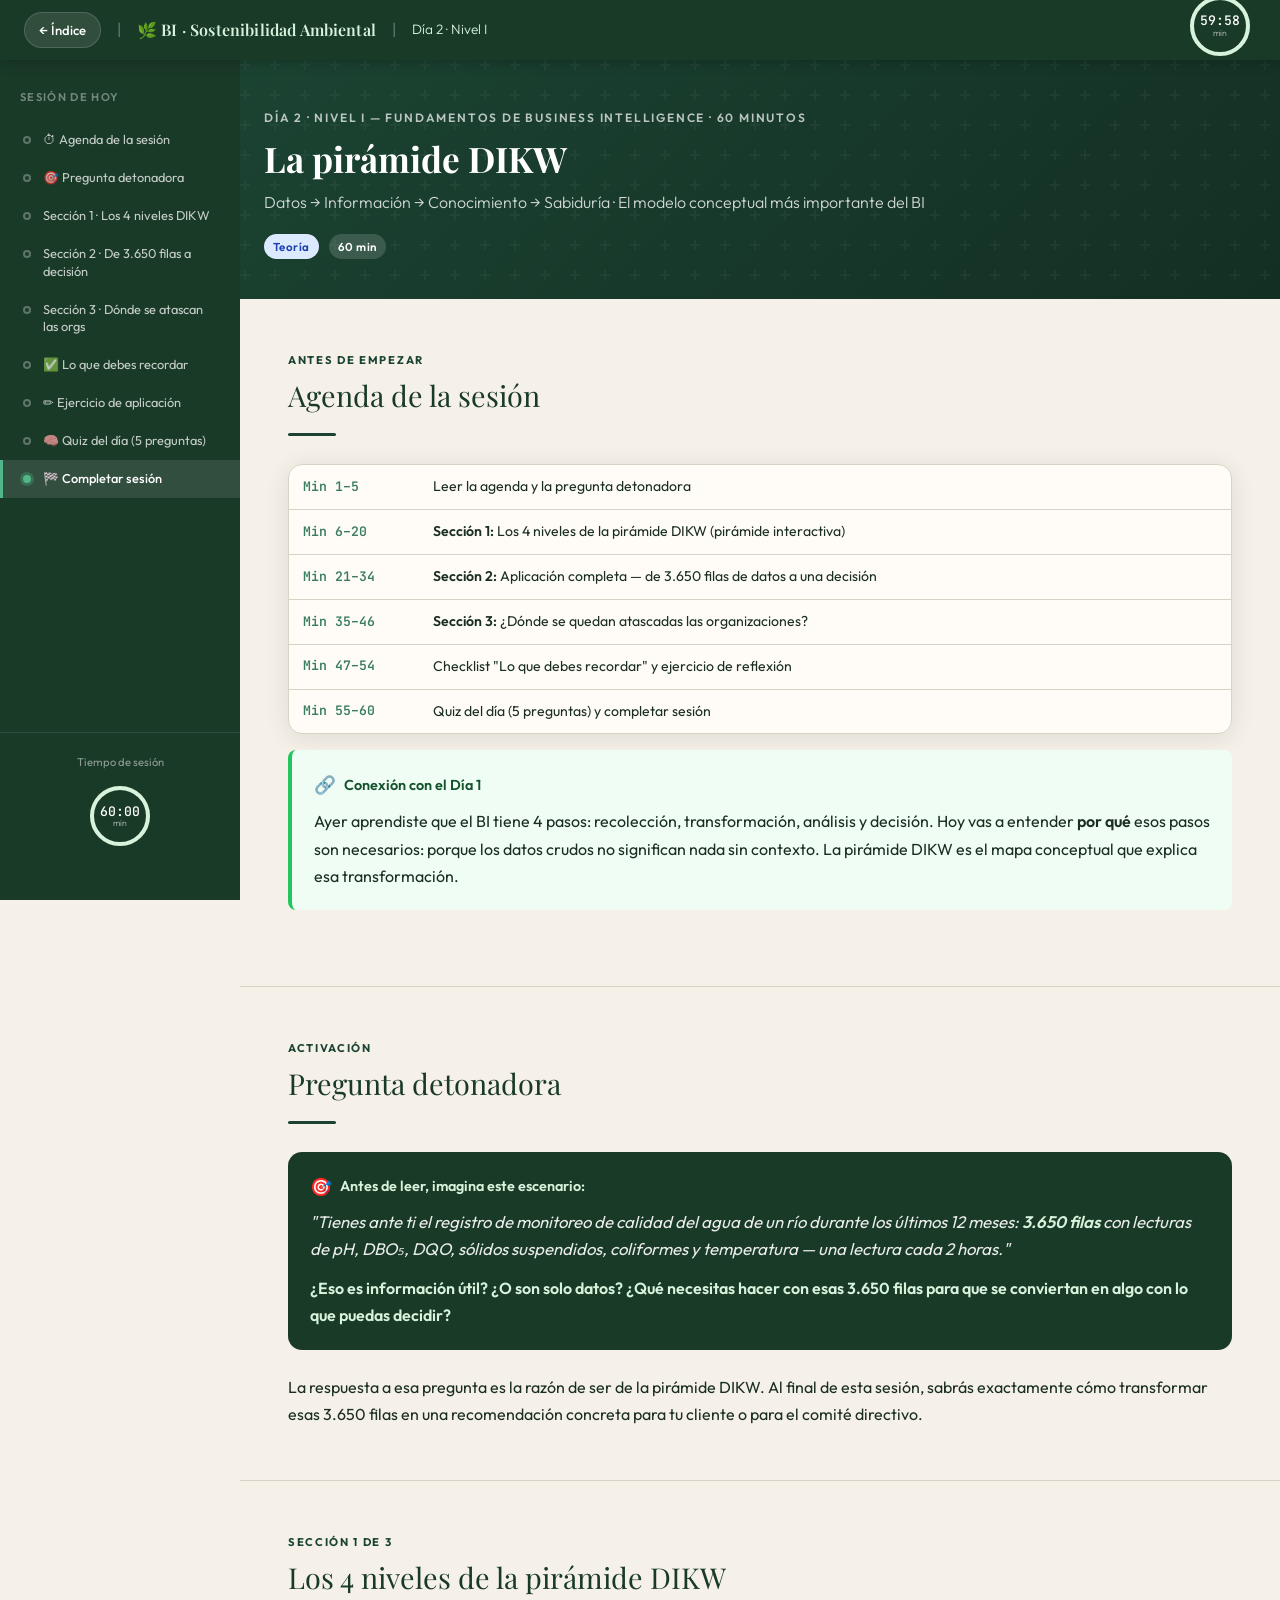
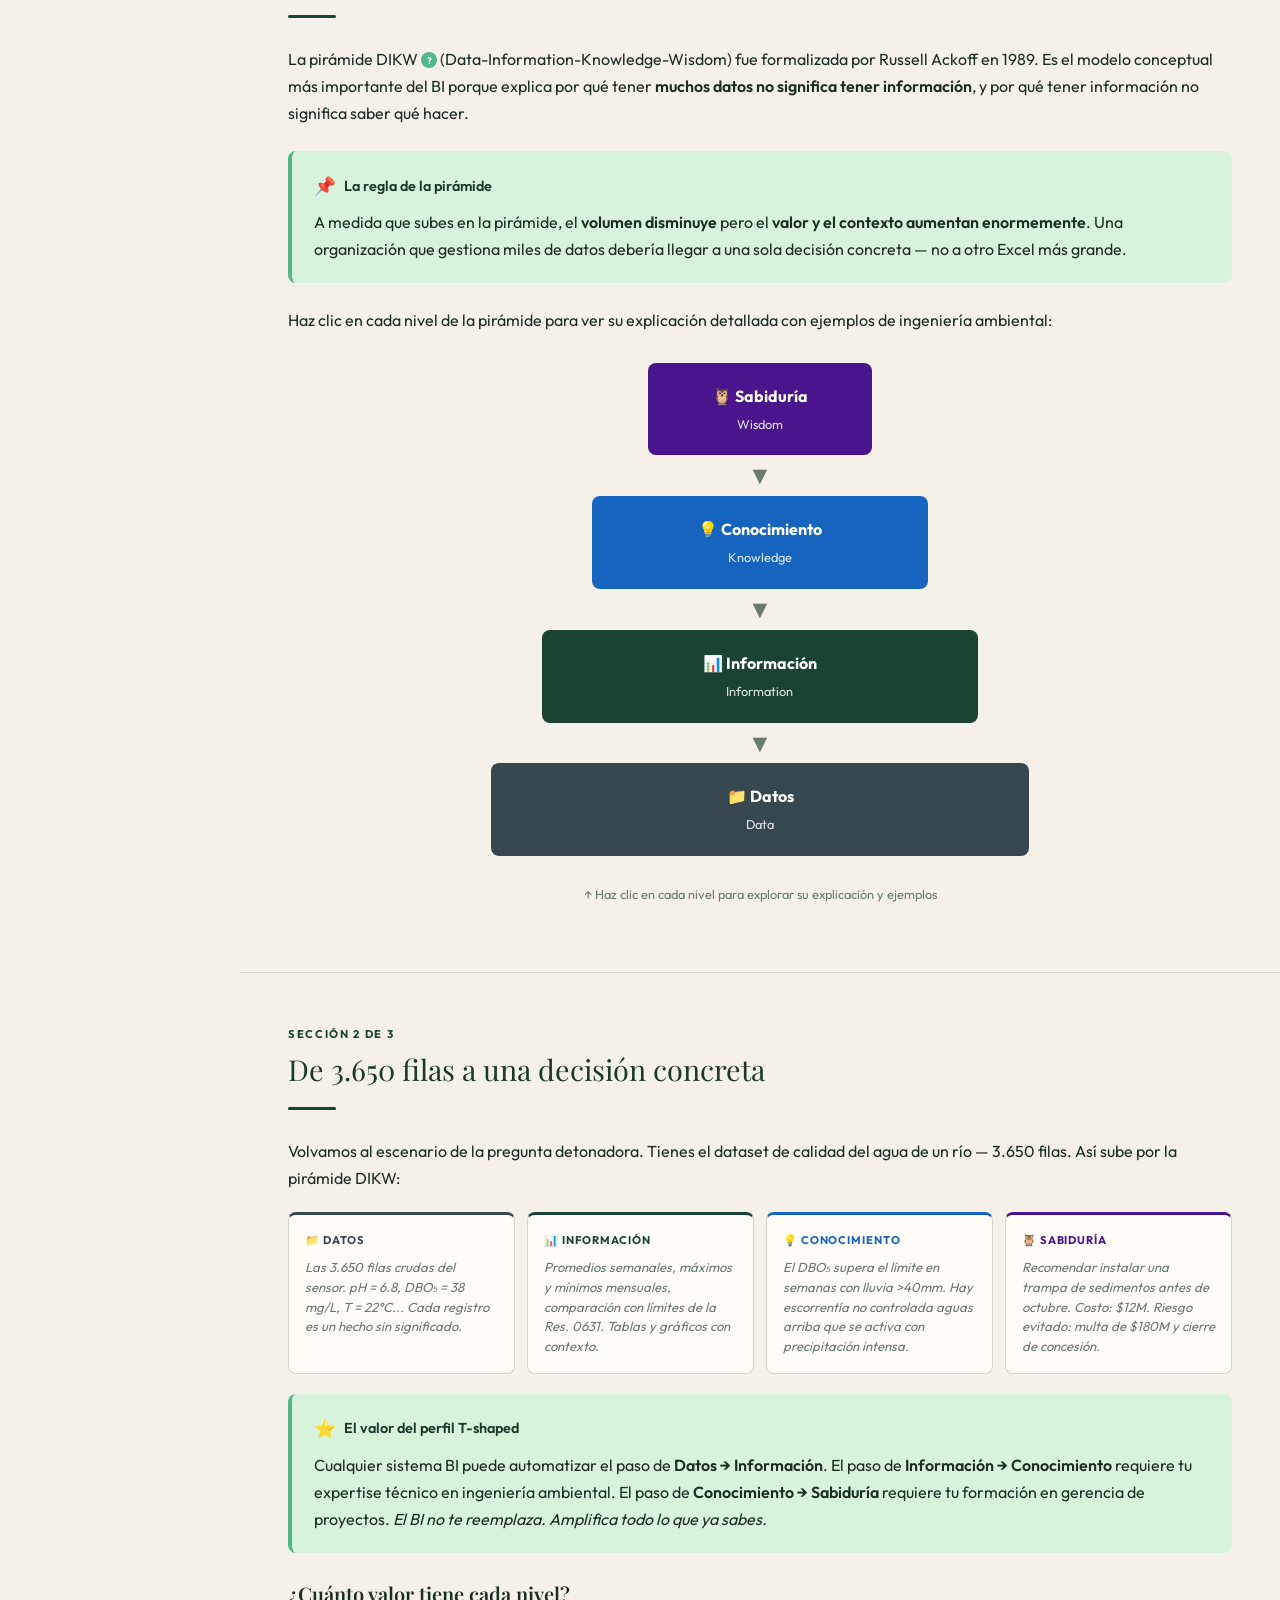
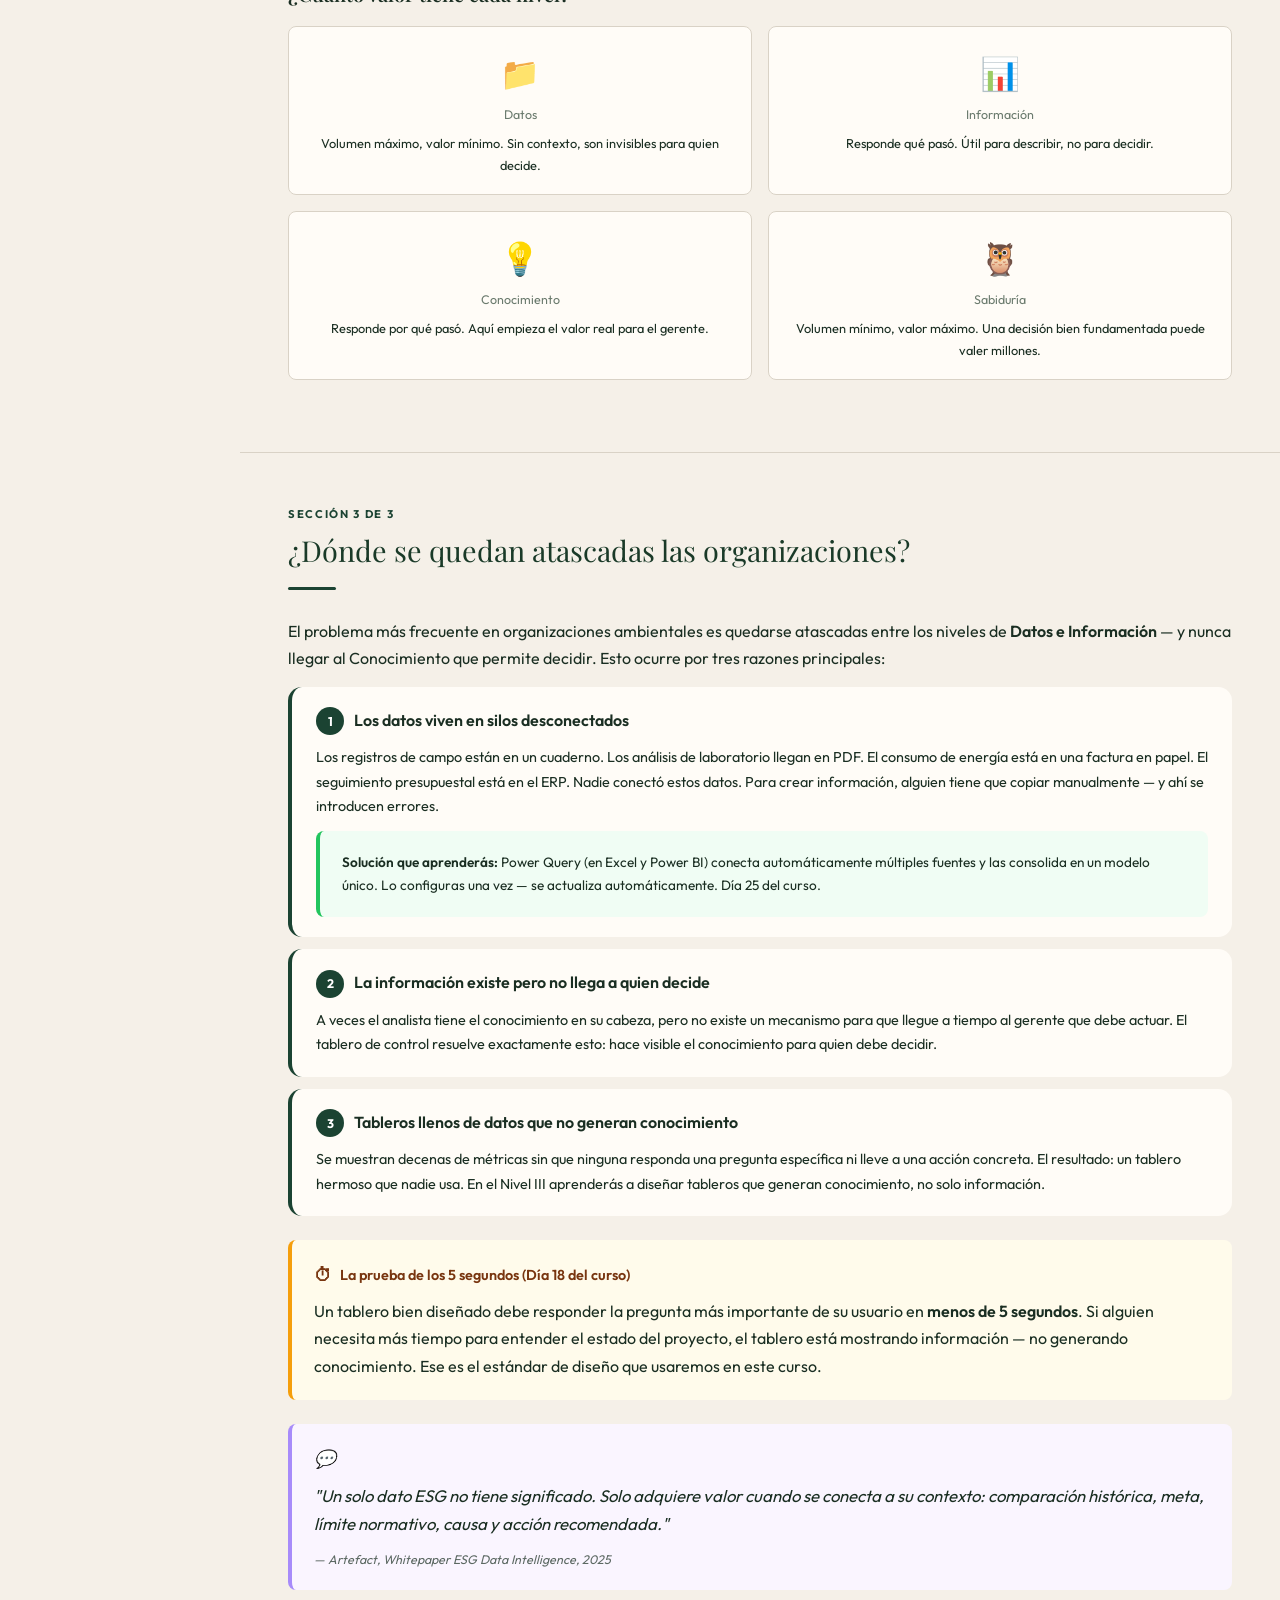
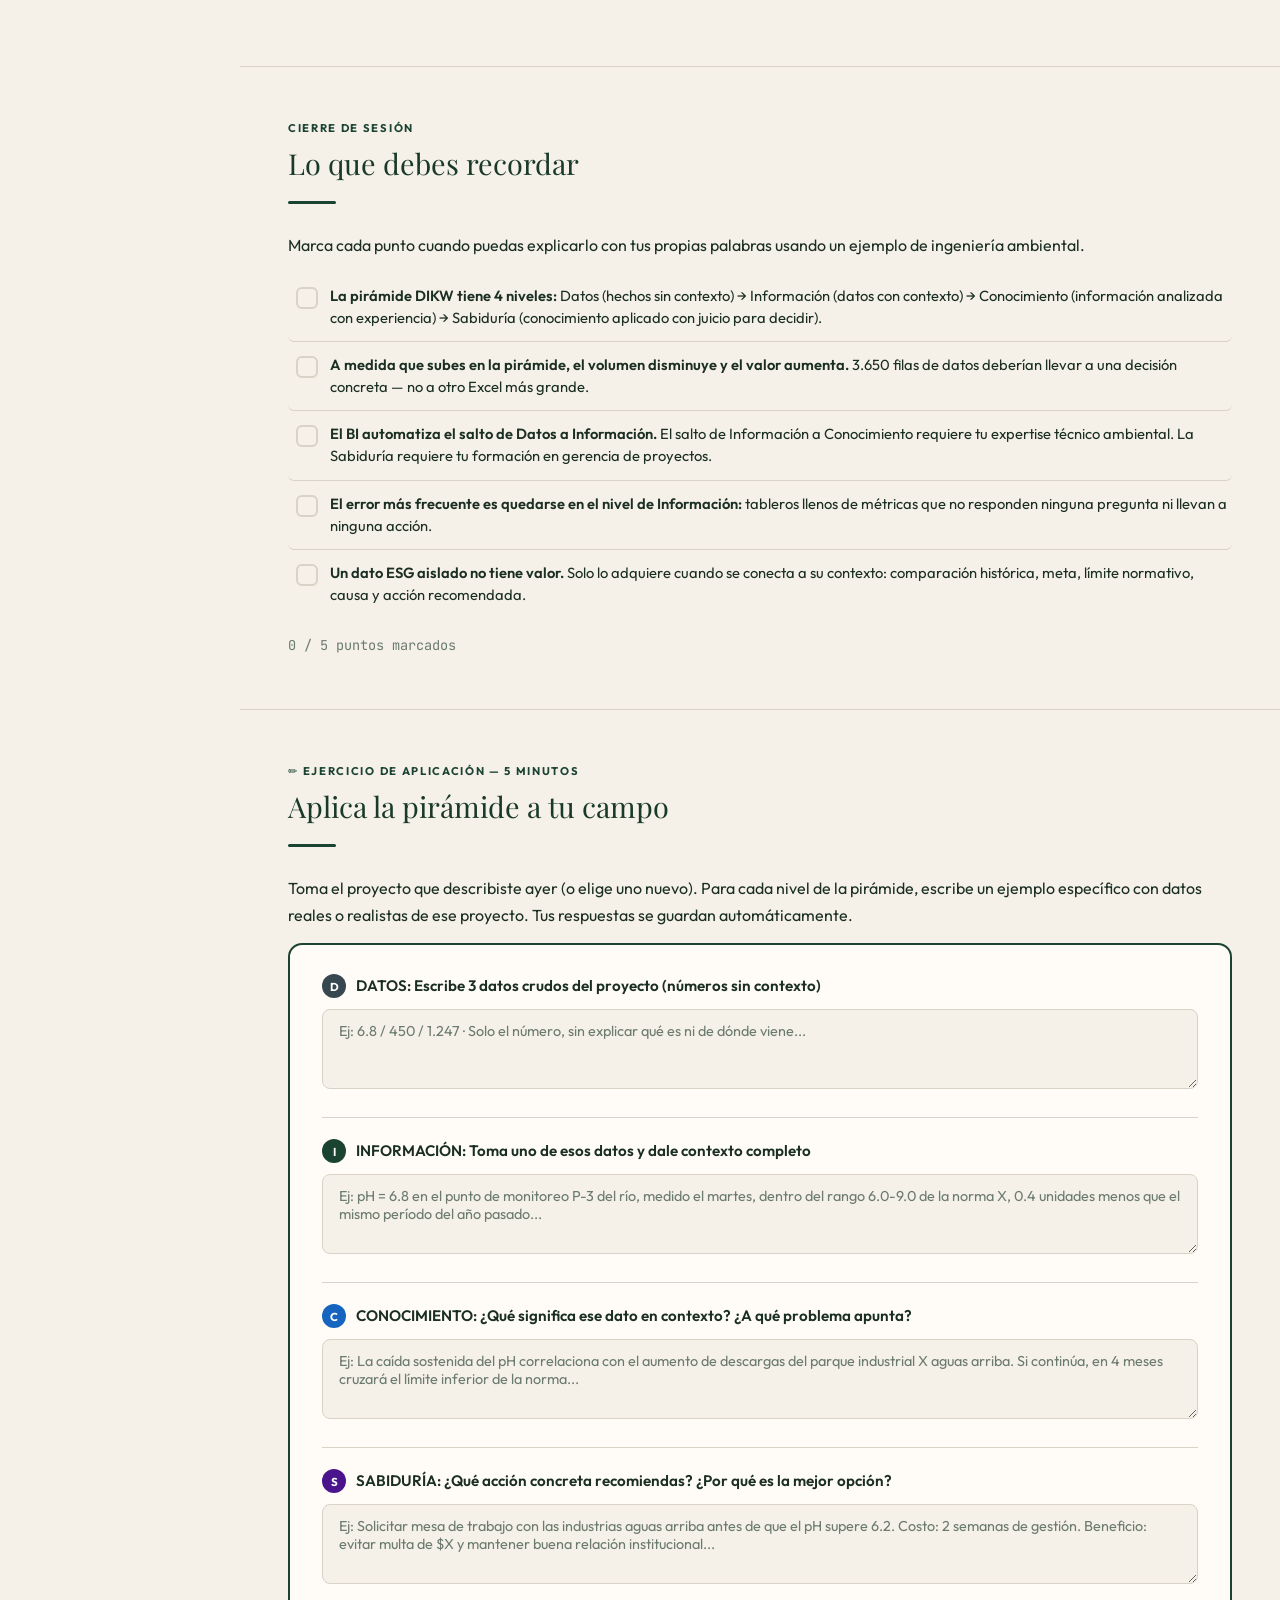
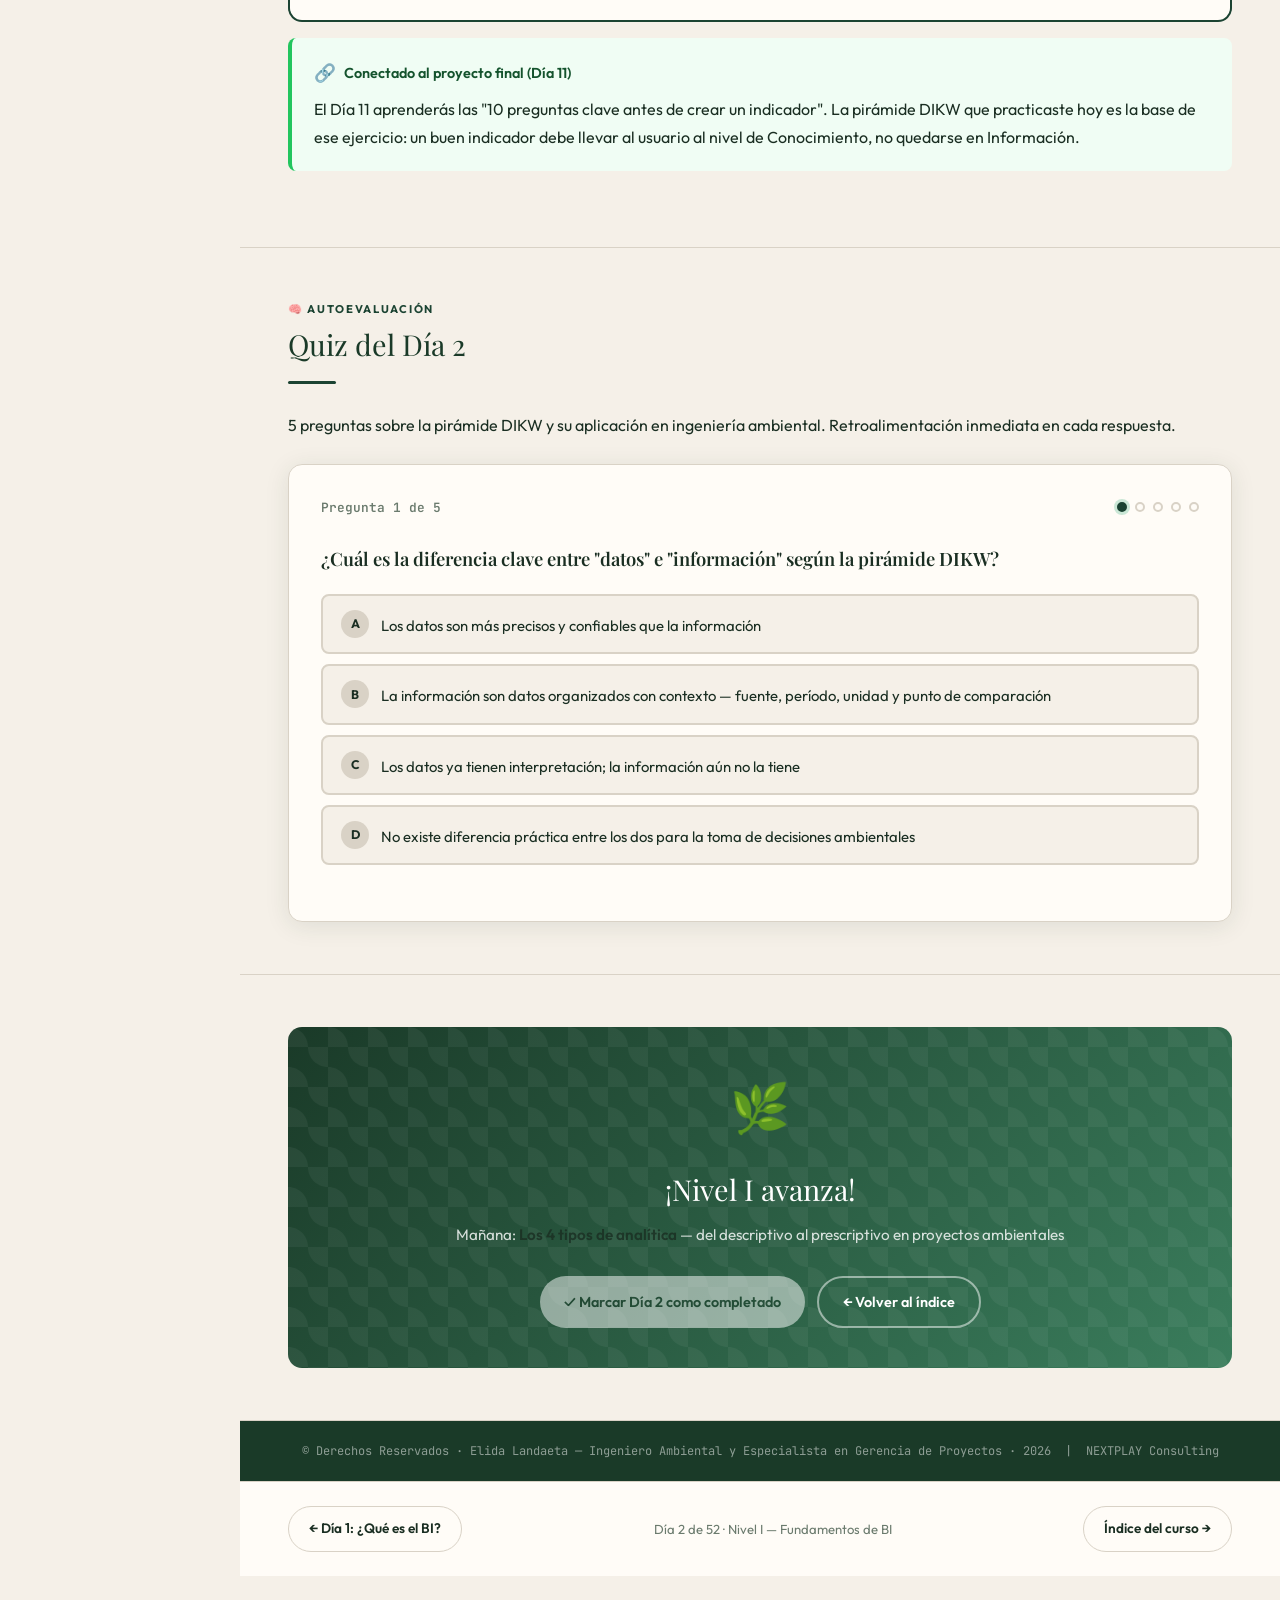
<file: dia-02.html>
<!DOCTYPE html>
<html lang="es">
<head>
  <meta charset="UTF-8">
  <meta name="viewport" content="width=device-width, initial-scale=1.0">
  <title>Día 2 — La pirámide DIKW | BI para Sostenibilidad</title>
  <link rel="stylesheet" href="bi-styles.css">
  <style>
    :root { --level-color: #1B4332; --level-light: #D8F3DC; --level-mid: #52B788; }
    .pyramid { display:flex; flex-direction:column; gap:4px; align-items:center; margin:28px auto; max-width:560px; }
    .pyramid-tier {
      border-radius:var(--radius-sm);
      padding:18px 24px;
      text-align:center;
      cursor:pointer;
      transition:all 0.2s;
      border:2px solid transparent;
      position:relative;
    }
    .pyramid-tier:hover { transform:scale(1.01); box-shadow:0 4px 20px rgba(0,0,0,0.12); }
    .pyramid-tier.active { border-color:currentColor; box-shadow:0 4px 20px rgba(0,0,0,0.2); }
    .tier-label { font-weight:700; font-size:1rem; margin-bottom:4px; }
    .tier-sub { font-size:0.8rem; opacity:0.85; }
    .tier-arrow { font-size:1.2rem; color:var(--text-muted); text-align:center; margin:0; }
    .tier-detail {
      background:var(--bg-card);
      border-radius:var(--radius);
      padding:24px 28px;
      border:1px solid var(--border);
      margin-top:16px;
      display:none;
      animation:fadeUp 0.3s ease;
    }
    .tier-detail.show { display:block; }
    .tier-detail-title { font-family:var(--font-display); font-size:1.3rem; margin-bottom:12px; }
    .example-pill { display:inline-block; background:var(--bg); border:1px solid var(--border); border-radius:6px; padding:8px 12px; font-family:var(--font-mono); font-size:0.82rem; color:var(--text); margin:6px 4px 6px 0; }
    .flow-row { display:grid; grid-template-columns:repeat(4,1fr); gap:12px; margin:20px 0; }
    .flow-cell { background:var(--bg-card); border-radius:var(--radius-sm); padding:16px; border:1px solid var(--border); border-top:3px solid; }
    .flow-cell-label { font-size:0.7rem; font-weight:700; letter-spacing:0.08em; text-transform:uppercase; margin-bottom:8px; }
    .flow-cell-content { font-size:0.82rem; color:var(--text-muted); font-style:italic; line-height:1.5; }
    .stuck-card { background:var(--bg-card); border-radius:var(--radius); padding:20px 24px; border-left:4px solid var(--level-color); margin-bottom:12px; }
    .stuck-num { display:inline-flex; align-items:center; justify-content:center; width:28px; height:28px; border-radius:50%; background:var(--level-color); color:#fff; font-size:0.78rem; font-weight:700; margin-right:10px; }
    .grid-2 { display:grid; grid-template-columns:1fr 1fr; gap:16px; margin:20px 0; }
    .value-card { background:var(--bg-card); border-radius:var(--radius-sm); padding:18px; border:1px solid var(--border); text-align:center; }
    .value-num { font-family:var(--font-display); font-size:2rem; font-weight:700; }
    .value-label { font-size:0.78rem; color:var(--text-muted); margin-top:4px; }
    .value-desc { font-size:0.8rem; margin-top:8px; color:var(--text); }
    @media(max-width:700px){.flow-row{grid-template-columns:1fr 1fr;}.grid-2{grid-template-columns:1fr;}}
  </style>
</head>
<body>

<nav class="topbar">
  <div class="topbar-inner">
    <a href="index.html" class="topbar-back">← Índice</a>
    <span class="topbar-sep">|</span>
    <span class="topbar-brand">🌿 BI · Sostenibilidad Ambiental</span>
    <span class="topbar-sep">|</span>
    <span class="topbar-loc" style="color:var(--lime)">Día 2 · Nivel I</span>
    <div class="topbar-spacer"></div>
    <div id="timer-container"></div>
  </div>
</nav>

<div class="day-layout">
  <aside class="day-sidebar">
    <div class="sidebar-title">Sesión de hoy</div>
    <nav class="sidebar-nav">
      <div class="sidebar-item" data-target="agenda"><div class="sidebar-dot"></div><div class="sidebar-label">⏱ Agenda de la sesión</div></div>
      <div class="sidebar-item" data-target="hook"><div class="sidebar-dot"></div><div class="sidebar-label">🎯 Pregunta detonadora</div></div>
      <div class="sidebar-item" data-target="s1"><div class="sidebar-dot"></div><div class="sidebar-label">Sección 1 · Los 4 niveles DIKW</div></div>
      <div class="sidebar-item" data-target="s2"><div class="sidebar-dot"></div><div class="sidebar-label">Sección 2 · De 3.650 filas a decisión</div></div>
      <div class="sidebar-item" data-target="s3"><div class="sidebar-dot"></div><div class="sidebar-label">Sección 3 · Dónde se atascan las orgs</div></div>
      <div class="sidebar-item" data-target="remember"><div class="sidebar-dot"></div><div class="sidebar-label">✅ Lo que debes recordar</div></div>
      <div class="sidebar-item" data-target="exercise"><div class="sidebar-dot"></div><div class="sidebar-label">✏️ Ejercicio de aplicación</div></div>
      <div class="sidebar-item" data-target="quiz"><div class="sidebar-dot"></div><div class="sidebar-label">🧠 Quiz del día (5 preguntas)</div></div>
      <div class="sidebar-item" data-target="complete"><div class="sidebar-dot"></div><div class="sidebar-label">🏁 Completar sesión</div></div>
    </nav>
    <div class="sidebar-footer">
      <div class="sidebar-progress-label">Tiempo de sesión</div>
      <div class="sidebar-timer" id="timer-container-side"></div>
    </div>
  </aside>

  <main class="day-main">

    <div class="hero-band" style="--level-color:#1B4332">
      <div class="hero-band-content">
        <div class="hero-eyebrow">Día 2 · Nivel I — Fundamentos de Business Intelligence · 60 minutos</div>
        <div class="hero-title">La pirámide DIKW</div>
        <div class="hero-subtitle">Datos → Información → Conocimiento → Sabiduría · El modelo conceptual más importante del BI</div>
        <div style="margin-top:18px;display:flex;gap:10px;flex-wrap:wrap">
          <span class="badge badge-teoria">Teoría</span>
          <span class="badge" style="background:rgba(255,255,255,0.15);color:#fff">60 min</span>
        </div>
      </div>
    </div>

    <!-- AGENDA -->
    <section class="content-section" data-section="agenda">
      <div class="section-eyebrow">Antes de empezar</div>
      <div class="section-title">Agenda de la sesión</div>
      <div class="section-divider"></div>
      <div class="card" style="overflow:hidden">
        <table class="agenda-table" style="width:100%">
          <tr><td>Min 1–5</td><td>Leer la agenda y la pregunta detonadora</td></tr>
          <tr><td>Min 6–20</td><td><strong>Sección 1:</strong> Los 4 niveles de la pirámide DIKW (pirámide interactiva)</td></tr>
          <tr><td>Min 21–34</td><td><strong>Sección 2:</strong> Aplicación completa — de 3.650 filas de datos a una decisión</td></tr>
          <tr><td>Min 35–46</td><td><strong>Sección 3:</strong> ¿Dónde se quedan atascadas las organizaciones?</td></tr>
          <tr><td>Min 47–54</td><td>Checklist "Lo que debes recordar" y ejercicio de reflexión</td></tr>
          <tr><td>Min 55–60</td><td>Quiz del día (5 preguntas) y completar sesión</td></tr>
        </table>
      </div>
      <div class="callout callout-tip" style="margin-top:16px">
        <div class="callout-title"><span class="callout-icon">🔗</span> Conexión con el Día 1</div>
        <p style="margin:0">Ayer aprendiste que el BI tiene 4 pasos: recolección, transformación, análisis y decisión. Hoy vas a entender <strong>por qué</strong> esos pasos son necesarios: porque los datos crudos no significan nada sin contexto. La pirámide DIKW es el mapa conceptual que explica esa transformación.</p>
      </div>
    </section>

    <!-- HOOK -->
    <section class="content-section" data-section="hook">
      <div class="section-eyebrow">Activación</div>
      <div class="section-title">Pregunta detonadora</div>
      <div class="section-divider"></div>
      <div class="callout callout-hook">
        <div class="callout-title"><span class="callout-icon">🎯</span> Antes de leer, imagina este escenario:</div>
        <p style="color:rgba(255,255,255,0.9);font-style:italic;font-size:1.05rem;line-height:1.6;margin-bottom:12px">
          "Tienes ante ti el registro de monitoreo de calidad del agua de un río durante los últimos 12 meses: <strong style="color:var(--lime)">3.650 filas</strong> con lecturas de pH, DBO₅, DQO, sólidos suspendidos, coliformes y temperatura — una lectura cada 2 horas."
        </p>
        <p style="color:var(--lime);font-weight:600;font-size:1rem;margin:0">
          ¿Eso es información útil? ¿O son solo datos? ¿Qué necesitas hacer con esas 3.650 filas para que se conviertan en algo con lo que puedas decidir?
        </p>
      </div>
      <p style="margin-top:20px">La respuesta a esa pregunta es la razón de ser de la pirámide DIKW. Al final de esta sesión, sabrás exactamente cómo transformar esas 3.650 filas en una recomendación concreta para tu cliente o para el comité directivo.</p>
    </section>

    <!-- SECCIÓN 1 -->
    <section class="content-section" data-section="s1">
      <div class="section-eyebrow">Sección 1 de 3</div>
      <div class="section-title">Los 4 niveles de la pirámide DIKW</div>
      <div class="section-divider"></div>

      <p>La pirámide <span class="tooltip-wrap">DIKW<span class="tooltip-trigger">?</span><span class="tooltip-bubble">Acrónimo de Data-Information-Knowledge-Wisdom. Formalizada por Russell Ackoff en 1989 en su artículo "From Data to Wisdom" en el Journal of Applied Systems Analysis.</span></span> (Data-Information-Knowledge-Wisdom) fue formalizada por Russell Ackoff en 1989. Es el modelo conceptual más importante del BI porque explica por qué tener <strong>muchos datos no significa tener información</strong>, y por qué tener información no significa saber qué hacer.</p>

      <div class="callout callout-key">
        <div class="callout-title"><span class="callout-icon">📌</span> La regla de la pirámide</div>
        <p style="margin:0">A medida que subes en la pirámide, el <strong>volumen disminuye</strong> pero el <strong>valor y el contexto aumentan enormemente</strong>. Una organización que gestiona miles de datos debería llegar a una sola decisión concreta — no a otro Excel más grande.</p>
      </div>

      <p style="margin-top:20px">Haz clic en cada nivel de la pirámide para ver su explicación detallada con ejemplos de ingeniería ambiental:</p>

      <!-- INTERACTIVE PYRAMID -->
      <div class="pyramid">
        <div class="pyramid-tier" style="width:40%;background:#4A148C;color:#fff" onclick="showTier('d4','#4A148C')">
          <div class="tier-label">🦉 Sabiduría</div>
          <div class="tier-sub">Wisdom</div>
        </div>
        <div class="tier-arrow">▼</div>
        <div class="pyramid-tier" style="width:60%;background:#1565C0;color:#fff" onclick="showTier('d3','#1565C0')">
          <div class="tier-label">💡 Conocimiento</div>
          <div class="tier-sub">Knowledge</div>
        </div>
        <div class="tier-arrow">▼</div>
        <div class="pyramid-tier" style="width:78%;background:#1B4332;color:#fff" onclick="showTier('d2','#1B4332')">
          <div class="tier-label">📊 Información</div>
          <div class="tier-sub">Information</div>
        </div>
        <div class="tier-arrow">▼</div>
        <div class="pyramid-tier" style="width:96%;background:#37474F;color:#fff" onclick="showTier('d1','#37474F')">
          <div class="tier-label">📁 Datos</div>
          <div class="tier-sub">Data</div>
        </div>
      </div>
      <p style="text-align:center;font-size:0.8rem;color:var(--text-muted);margin-top:4px">↑ Haz clic en cada nivel para explorar su explicación y ejemplos</p>

      <div id="tier-detail-container">
        <div id="d1" class="tier-detail">
          <div class="tier-detail-title" style="color:#37474F">Nivel 1 — Datos (Data)</div>
          <p>Son <strong>hechos crudos, observaciones sin contexto</strong>, sin interpretación y sin relación con nada más. Los datos no dicen nada por sí mismos. Pueden ser correctos o incorrectos, pero solos no tienen significado útil.</p>
          <p><strong>Características:</strong> Sin contexto, sin unidad de referencia, sin comparación, sin período.</p>
          <p><strong>Ejemplos en ingeniería ambiental:</strong></p>
          <span class="example-pill">38.5°C</span>
          <span class="example-pill">pH = 6.8</span>
          <span class="example-pill">1.247</span>
          <span class="example-pill">450 kWh</span>
          <span class="example-pill">0.024 mg/L</span>
          <span class="example-pill">78%</span>
          <div class="callout callout-warn" style="margin-top:16px">
            <div class="callout-title"><span class="callout-icon">🤔</span> ¿Qué significa 6.8?</div>
            <p style="margin:0">El pH = 6.8 solo como dato no dice nada. ¿Es del río? ¿Del suelo? ¿De un efluente industrial? ¿Es alto o bajo? ¿Está dentro de la norma? Sin contexto, es inutilizable para decidir.</p>
          </div>
        </div>
        <div id="d2" class="tier-detail">
          <div class="tier-detail-title" style="color:#1B4332">Nivel 2 — Información (Information)</div>
          <p>Son datos <strong>organizados con contexto</strong>: tienen una fuente, un período, una ubicación, una unidad y un punto de comparación. La información responde preguntas básicas: ¿qué?, ¿cuándo?, ¿dónde?, ¿cuánto?</p>
          <p><strong>El mismo dato anterior, convertido en información:</strong></p>
          <div class="callout callout-example">
            <p><strong>pH = 6.8</strong> medido en el punto de monitoreo <strong>P-3 del río Bogotá</strong>, el 15 de marzo de 2025 a las 10:00 AM, dentro del rango permisible de <strong>6.0 a 9.0</strong> según la Resolución 0631 de 2015.</p>
            <p><strong>Consumo energético: 450 kWh</strong> en la planta de tratamiento norte, semana del 10 al 16 de marzo, un <strong>12% más</strong> que la semana anterior.</p>
            <p style="margin:0"><strong>1.247 toneladas de CO₂ equivalente</strong> emitidas en el Q1 2025 por combustión de gas natural en la planta principal, representando el <strong>34% de la meta anual</strong> con el 25% del año transcurrido.</p>
          </div>
          <p>¿Ves la diferencia? Ahora el dato tiene: fuente, ubicación, período, unidad y comparación. Ya es útil — pero todavía no es suficiente para decidir con seguridad.</p>
        </div>
        <div id="d3" class="tier-detail">
          <div class="tier-detail-title" style="color:#1565C0">Nivel 3 — Conocimiento (Knowledge)</div>
          <p>Es información <strong>analizada, relacionada con otra información y con experiencia previa</strong>. El conocimiento responde a ¿por qué? y ¿qué significa esto? Aquí es donde el experto ambiental añade su valor insustituible.</p>
          <div class="callout callout-example">
            <p><strong>La misma información, convertida en conocimiento:</strong></p>
            <p>El pH de 6.8 en P-3 está dentro del rango permisible, pero en la misma fecha del año anterior era 7.4. La <strong>tendencia a la baja en los últimos 6 meses</strong> correlaciona con el aumento de descargas industriales 3 km aguas arriba. Si continúa, cruzará el límite inferior de 6.0 en aproximadamente <strong>4 meses</strong>.</p>
            <p style="margin:0">El aumento del 12% en consumo energético se explica porque la <strong>bomba de recirculación secundaria</strong> está operando fuera de su curva de eficiencia desde el mantenimiento del 8 de marzo. Necesita recalibración.</p>
          </div>
          <div class="callout callout-tip" style="margin-top:12px">
            <div class="callout-title"><span class="callout-icon">🌿</span> Tu valor como profesional</div>
            <p style="margin:0">El BI automatiza el salto de Datos a Información. Pero el salto de Información a Conocimiento requiere tu expertise técnico en ingeniería ambiental. Ningún software puede reemplazar ese análisis experto.</p>
          </div>
        </div>
        <div id="d4" class="tier-detail">
          <div class="tier-detail-title" style="color:#4A148C">Nivel 4 — Sabiduría (Wisdom)</div>
          <p>Es conocimiento aplicado con <strong>juicio, experiencia acumulada y consideración del contexto más amplio</strong>: regulatorio, económico, social, institucional. La sabiduría responde ¿qué debo hacer? y ¿cuál es la mejor decisión dado todo lo que sé?</p>
          <div class="callout callout-example">
            <p><strong>El conocimiento anterior, convertido en sabiduría (decisión):</strong></p>
            <p>Solicitar a la autoridad ambiental una mesa de trabajo con las industrias aguas arriba <strong>antes de que el pH supere el límite</strong>, evitando una sanción y preservando la relación institucional. Costo: 2 semanas de gestión. Beneficio: evitar multa de $500M.</p>
            <p style="margin:0">Programar la recalibración de la bomba para el martes en el turno de menor demanda. Costo: $800 USD. Beneficio: evitar ~$1.200 USD en energía desperdiciada en 3 semanas.</p>
          </div>
          <div class="callout callout-tip" style="margin-top:12px">
            <div class="callout-title"><span class="callout-icon">⚡</span> Tu especialización en gerencia de proyectos</div>
            <p style="margin:0">La sabiduría es donde tu formación en gerencia de proyectos marca la diferencia. La decisión óptima no es solo técnicamente correcta — también considera el contexto regulatorio, los costos, los plazos del proyecto y las relaciones con los stakeholders.</p>
          </div>
        </div>
      </div>
    </section>

    <!-- SECCIÓN 2 -->
    <section class="content-section" data-section="s2">
      <div class="section-eyebrow">Sección 2 de 3</div>
      <div class="section-title">De 3.650 filas a una decisión concreta</div>
      <div class="section-divider"></div>
      <p>Volvamos al escenario de la pregunta detonadora. Tienes el dataset de calidad del agua de un río — 3.650 filas. Así sube por la pirámide DIKW:</p>

      <div class="flow-row">
        <div class="flow-cell" style="border-top-color:#37474F">
          <div class="flow-cell-label" style="color:#37474F">📁 DATOS</div>
          <div class="flow-cell-content">Las 3.650 filas crudas del sensor. pH = 6.8, DBO₅ = 38 mg/L, T = 22°C... Cada registro es un hecho sin significado.</div>
        </div>
        <div class="flow-cell" style="border-top-color:#1B4332">
          <div class="flow-cell-label" style="color:#1B4332">📊 INFORMACIÓN</div>
          <div class="flow-cell-content">Promedios semanales, máximos y mínimos mensuales, comparación con límites de la Res. 0631. Tablas y gráficos con contexto.</div>
        </div>
        <div class="flow-cell" style="border-top-color:#1565C0">
          <div class="flow-cell-label" style="color:#1565C0">💡 CONOCIMIENTO</div>
          <div class="flow-cell-content">El DBO₅ supera el límite en semanas con lluvia >40mm. Hay escorrentía no controlada aguas arriba que se activa con precipitación intensa.</div>
        </div>
        <div class="flow-cell" style="border-top-color:#4A148C">
          <div class="flow-cell-label" style="color:#4A148C">🦉 SABIDURÍA</div>
          <div class="flow-cell-content">Recomendar instalar una trampa de sedimentos antes de octubre. Costo: $12M. Riesgo evitado: multa de $180M y cierre de concesión.</div>
        </div>
      </div>

      <div class="callout callout-key" style="margin-top:8px">
        <div class="callout-title"><span class="callout-icon">⭐</span> El valor del perfil T-shaped</div>
        <p style="margin:0">Cualquier sistema BI puede automatizar el paso de <strong>Datos → Información</strong>. El paso de <strong>Información → Conocimiento</strong> requiere tu expertise técnico en ingeniería ambiental. El paso de <strong>Conocimiento → Sabiduría</strong> requiere tu formación en gerencia de proyectos. <em>El BI no te reemplaza. Amplifica todo lo que ya sabes.</em></p>
      </div>

      <h3 style="margin:28px 0 12px">¿Cuánto valor tiene cada nivel?</h3>
      <div class="grid-2">
        <div class="value-card"><div class="value-num" style="color:#37474F">📁</div><div class="value-label">Datos</div><div class="value-desc">Volumen máximo, valor mínimo. Sin contexto, son invisibles para quien decide.</div></div>
        <div class="value-card"><div class="value-num" style="color:#1B4332">📊</div><div class="value-label">Información</div><div class="value-desc">Responde qué pasó. Útil para describir, no para decidir.</div></div>
        <div class="value-card"><div class="value-num" style="color:#1565C0">💡</div><div class="value-label">Conocimiento</div><div class="value-desc">Responde por qué pasó. Aquí empieza el valor real para el gerente.</div></div>
        <div class="value-card"><div class="value-num" style="color:#4A148C">🦉</div><div class="value-label">Sabiduría</div><div class="value-desc">Volumen mínimo, valor máximo. Una decisión bien fundamentada puede valer millones.</div></div>
      </div>
    </section>

    <!-- SECCIÓN 3 -->
    <section class="content-section" data-section="s3">
      <div class="section-eyebrow">Sección 3 de 3</div>
      <div class="section-title">¿Dónde se quedan atascadas las organizaciones?</div>
      <div class="section-divider"></div>
      <p>El problema más frecuente en organizaciones ambientales es quedarse atascadas entre los niveles de <strong>Datos e Información</strong> — y nunca llegar al Conocimiento que permite decidir. Esto ocurre por tres razones principales:</p>

      <div class="stuck-card">
        <div><span class="stuck-num">1</span><strong>Los datos viven en silos desconectados</strong></div>
        <p style="margin-top:10px;margin-bottom:0;font-size:0.9rem">Los registros de campo están en un cuaderno. Los análisis de laboratorio llegan en PDF. El consumo de energía está en una factura en papel. El seguimiento presupuestal está en el ERP. Nadie conectó estos datos. Para crear información, alguien tiene que copiar manualmente — y ahí se introducen errores.</p>
        <div class="callout callout-tip" style="margin-top:12px;margin-bottom:0">
          <p style="margin:0;font-size:0.85rem"><strong>Solución que aprenderás:</strong> Power Query (en Excel y Power BI) conecta automáticamente múltiples fuentes y las consolida en un modelo único. Lo configuras una vez — se actualiza automáticamente. Día 25 del curso.</p>
        </div>
      </div>

      <div class="stuck-card">
        <div><span class="stuck-num">2</span><strong>La información existe pero no llega a quien decide</strong></div>
        <p style="margin-top:10px;margin-bottom:0;font-size:0.9rem">A veces el analista tiene el conocimiento en su cabeza, pero no existe un mecanismo para que llegue a tiempo al gerente que debe actuar. El tablero de control resuelve exactamente esto: hace visible el conocimiento para quien debe decidir.</p>
      </div>

      <div class="stuck-card">
        <div><span class="stuck-num">3</span><strong>Tableros llenos de datos que no generan conocimiento</strong></div>
        <p style="margin-top:10px;margin-bottom:0;font-size:0.9rem">Se muestran decenas de métricas sin que ninguna responda una pregunta específica ni lleve a una acción concreta. El resultado: un tablero hermoso que nadie usa. En el Nivel III aprenderás a diseñar tableros que generan conocimiento, no solo información.</p>
      </div>

      <div class="callout callout-warn" style="margin-top:24px">
        <div class="callout-title"><span class="callout-icon">⏱</span> La prueba de los 5 segundos (Día 18 del curso)</div>
        <p style="margin:0">Un tablero bien diseñado debe responder la pregunta más importante de su usuario en <strong>menos de 5 segundos</strong>. Si alguien necesita más tiempo para entender el estado del proyecto, el tablero está mostrando información — no generando conocimiento. Ese es el estándar de diseño que usaremos en este curso.</p>
      </div>

      <div class="callout callout-quote" style="margin-top:20px">
        <div class="callout-title"><span class="callout-icon">💬</span></div>
        <p style="font-size:1.05rem;margin:0">"Un solo dato ESG no tiene significado. Solo adquiere valor cuando se conecta a su contexto: comparación histórica, meta, límite normativo, causa y acción recomendada."</p>
        <p style="margin-top:10px;margin-bottom:0;font-size:0.78rem;opacity:0.7">— Artefact, Whitepaper ESG Data Intelligence, 2025</p>
      </div>
    </section>

    <!-- LO QUE DEBES RECORDAR -->
    <section class="content-section" data-section="remember">
      <div class="section-eyebrow">Cierre de sesión</div>
      <div class="section-title">Lo que debes recordar</div>
      <div class="section-divider"></div>
      <p>Marca cada punto cuando puedas explicarlo con tus propias palabras usando un ejemplo de ingeniería ambiental.</p>
      <ul class="checklist" id="checklist">
        <li data-key="r1"><div class="check-box"></div><div class="check-text"><strong>La pirámide DIKW tiene 4 niveles:</strong> Datos (hechos sin contexto) → Información (datos con contexto) → Conocimiento (información analizada con experiencia) → Sabiduría (conocimiento aplicado con juicio para decidir).</div></li>
        <li data-key="r2"><div class="check-box"></div><div class="check-text"><strong>A medida que subes en la pirámide, el volumen disminuye y el valor aumenta.</strong> 3.650 filas de datos deberían llevar a una decisión concreta — no a otro Excel más grande.</div></li>
        <li data-key="r3"><div class="check-box"></div><div class="check-text"><strong>El BI automatiza el salto de Datos a Información.</strong> El salto de Información a Conocimiento requiere tu expertise técnico ambiental. La Sabiduría requiere tu formación en gerencia de proyectos.</div></li>
        <li data-key="r4"><div class="check-box"></div><div class="check-text"><strong>El error más frecuente es quedarse en el nivel de Información:</strong> tableros llenos de métricas que no responden ninguna pregunta ni llevan a ninguna acción.</div></li>
        <li data-key="r5"><div class="check-box"></div><div class="check-text"><strong>Un dato ESG aislado no tiene valor.</strong> Solo lo adquiere cuando se conecta a su contexto: comparación histórica, meta, límite normativo, causa y acción recomendada.</div></li>
      </ul>
      <div id="checklist-progress" style="margin-top:16px;font-size:0.85rem;color:var(--text-muted);font-family:var(--font-mono)">0 / 5 puntos marcados</div>
    </section>

    <!-- EJERCICIO -->
    <section class="content-section" data-section="exercise">
      <div class="section-eyebrow">✏️ Ejercicio de aplicación — 5 minutos</div>
      <div class="section-title">Aplica la pirámide a tu campo</div>
      <div class="section-divider"></div>
      <p>Toma el proyecto que describiste ayer (o elige uno nuevo). Para cada nivel de la pirámide, escribe un ejemplo específico con datos reales o realistas de ese proyecto. Tus respuestas se guardan automáticamente.</p>
      <div class="exercise-wrap">
        <div class="exercise-item">
          <div class="exercise-q"><div class="exercise-num" style="background:#37474F">D</div><div><strong>DATOS:</strong> Escribe 3 datos crudos del proyecto (números sin contexto)</div></div>
          <textarea class="exercise-input" data-note="ex1" placeholder="Ej: 6.8 / 450 / 1.247 · Solo el número, sin explicar qué es ni de dónde viene..."></textarea>
        </div>
        <div class="exercise-item">
          <div class="exercise-q"><div class="exercise-num" style="background:#1B4332">I</div><div><strong>INFORMACIÓN:</strong> Toma uno de esos datos y dale contexto completo</div></div>
          <textarea class="exercise-input" data-note="ex2" placeholder="Ej: pH = 6.8 en el punto de monitoreo P-3 del río, medido el martes, dentro del rango 6.0-9.0 de la norma X, 0.4 unidades menos que el mismo período del año pasado..."></textarea>
        </div>
        <div class="exercise-item">
          <div class="exercise-q"><div class="exercise-num" style="background:#1565C0">C</div><div><strong>CONOCIMIENTO:</strong> ¿Qué significa ese dato en contexto? ¿A qué problema apunta?</div></div>
          <textarea class="exercise-input" data-note="ex3" placeholder="Ej: La caída sostenida del pH correlaciona con el aumento de descargas del parque industrial X aguas arriba. Si continúa, en 4 meses cruzará el límite inferior de la norma..."></textarea>
        </div>
        <div class="exercise-item">
          <div class="exercise-q"><div class="exercise-num" style="background:#4A148C">S</div><div><strong>SABIDURÍA:</strong> ¿Qué acción concreta recomiendas? ¿Por qué es la mejor opción?</div></div>
          <textarea class="exercise-input" data-note="ex4" placeholder="Ej: Solicitar mesa de trabajo con las industrias aguas arriba antes de que el pH supere 6.2. Costo: 2 semanas de gestión. Beneficio: evitar multa de $X y mantener buena relación institucional..."></textarea>
        </div>
      </div>
      <div class="callout callout-tip" style="margin-top:16px">
        <div class="callout-title"><span class="callout-icon">🔗</span> Conectado al proyecto final (Día 11)</div>
        <p style="margin:0">El Día 11 aprenderás las "10 preguntas clave antes de crear un indicador". La pirámide DIKW que practicaste hoy es la base de ese ejercicio: un buen indicador debe llevar al usuario al nivel de Conocimiento, no quedarse en Información.</p>
      </div>
    </section>

    <!-- QUIZ -->
    <section class="content-section" data-section="quiz">
      <div class="section-eyebrow">🧠 Autoevaluación</div>
      <div class="section-title">Quiz del Día 2</div>
      <div class="section-divider"></div>
      <p>5 preguntas sobre la pirámide DIKW y su aplicación en ingeniería ambiental. Retroalimentación inmediata en cada respuesta.</p>
      <div class="quiz-wrap" id="quiz-container" style="margin-top:24px"></div>
    </section>

    <!-- COMPLETAR -->
    <section class="content-section" data-section="complete">
      <div class="completion-card" id="completion-card">
        <div class="completion-icon">🌿</div>
        <div class="completion-title">¡Nivel I avanza!</div>
        <div class="completion-sub">Mañana: <strong>Los 4 tipos de analítica</strong> — del descriptivo al prescriptivo en proyectos ambientales</div>
        <div class="completion-actions">
          <button class="btn btn-white" id="complete-btn" disabled>✓ Marcar Día 2 como completado</button>
          <a href="index.html" class="btn btn-outline-white">← Volver al índice</a>
        </div>
      </div>
    </section>

    <!-- FOOTER DE DERECHOS -->
    <div style="padding:20px 48px;background:var(--forest);color:rgba(255,255,255,0.5);font-size:0.75rem;text-align:center;font-family:var(--font-mono)">
      © Derechos Reservados · Elida Landaeta — Ingeniero Ambiental y Especialista en Gerencia de Proyectos · 2026 &nbsp;|&nbsp; NEXTPLAY Consulting
    </div>

    <div class="day-nav">
      <a href="dia-01.html" class="day-nav-btn">← Día 1: ¿Qué es el BI?</a>
      <div class="day-nav-info">Día 2 de 52 · Nivel I — Fundamentos de BI</div>
      <a href="index.html" class="day-nav-btn">Índice del curso →</a>
    </div>

  </main>
</div>

<script src="bi-utils.js"></script>
<script>
const DAY = 2;

const timer = new SessionTimer(3600);
initTimerRing('timer-container', timer);
initTimerRing('timer-container-side', timer);
timer.start();

function showTier(id, color) {
  document.querySelectorAll('.tier-detail').forEach(d => d.classList.remove('show'));
  document.querySelectorAll('.pyramid-tier').forEach(t => t.classList.remove('active'));
  const detail = document.getElementById(id);
  if (detail) { detail.classList.add('show'); detail.scrollIntoView({behavior:'smooth',block:'nearest'}); }
}

document.addEventListener('DOMContentLoaded', () => {
  initScrollTracking();
  initNotes(DAY);
  initCompletion(DAY, null);

  const items = document.querySelectorAll('#checklist li');
  const progressEl = document.getElementById('checklist-progress');
  let checked = 0;
  const update = () => {
    progressEl.textContent = `${checked} / ${items.length} puntos marcados`;
    if (checked === items.length) progressEl.style.color = 'var(--limedeep)';
  };
  items.forEach(li => {
    li.addEventListener('click', () => {
      li.classList.toggle('checked');
      checked = document.querySelectorAll('#checklist li.checked').length;
      update();
    });
  });

  const questions = [
    { q: '¿Cuál es la diferencia clave entre "datos" e "información" según la pirámide DIKW?',
      opts: ['Los datos son más precisos y confiables que la información','La información son datos organizados con contexto — fuente, período, unidad y punto de comparación','Los datos ya tienen interpretación; la información aún no la tiene','No existe diferencia práctica entre los dos para la toma de decisiones ambientales'],
      correct: 1,
      explanation: 'La información añade contexto a los datos crudos: una fuente identificada, un período específico, una unidad de medida y una comparación con una referencia (meta, norma, histórico).' },
    { q: 'El pH = 6.8 medido en el punto P-3 del río Bogotá el 15 de marzo, dentro del rango permisible de la Res. 0631, es un ejemplo de:',
      opts: ['Dato crudo — porque es una lectura de sensor sin procesar','Información — porque tiene contexto: fuente, lugar, fecha, unidad y comparación con norma','Conocimiento — porque ya tiene interpretación experta','Sabiduría — porque ayuda a tomar una decisión regulatoria'],
      correct: 1,
      explanation: 'Este es un ejemplo claro de Información: el dato crudo 6.8 tiene ahora una fuente (punto P-3), una ubicación (río Bogotá), una fecha, y una comparación con el rango normativo de la Res. 0631.' },
    { q: 'La conclusión "el DBO₅ supera el límite en semanas con lluvia intensa porque hay escorrentía no controlada aguas arriba" es un ejemplo de:',
      opts: ['Datos — son mediciones del sensor','Información — tiene contexto de fuente y período','Conocimiento — identifica la causa mediante análisis y cruce de variables','Sabiduría — es una decisión de intervención directa'],
      correct: 2,
      explanation: 'El Conocimiento requiere cruzar múltiples fuentes de información (datos de DBO₅ + datos de pluviosidad) y aplicar experiencia técnica para identificar la causa. Eso es exactamente lo que hace esta conclusión.' },
    { q: '¿Cuál es el error más frecuente en el diseño de dashboards ambientales según lo visto hoy?',
      opts: ['Usar demasiados colores en las visualizaciones','Actualizar los datos con demasiada frecuencia','Quedarse en el nivel de Información — mostrar muchas métricas que no responden ninguna pregunta ni llevan a ninguna acción','No conectar el dashboard con el sistema ERP de la empresa'],
      correct: 2,
      explanation: 'El error más frecuente es el "tablero hermoso que nadie usa": lleno de datos e información, pero sin llegar al nivel de Conocimiento que facilite una decisión concreta.' },
    { q: '¿En qué nivel de la pirámide DIKW es donde principalmente opera la gerente de proyectos ambientales cuando recomienda instalar una trampa de sedimentos antes de la temporada de lluvias para evitar una multa?',
      opts: ['Datos — está usando mediciones de campo','Información — está usando reportes de calidad del agua','Conocimiento — está identificando la causa del problema','Sabiduría — está tomando una decisión óptima considerando costos, riesgos regulatorios y relaciones institucionales'],
      correct: 3,
      explanation: 'La Sabiduría es el nivel más alto: aplica el conocimiento técnico más el contexto regulatorio, económico e institucional para recomendar la mejor acción posible. Eso requiere tanto ingeniería ambiental como gerencia de proyectos.' }
  ];

  new QuizEngine(questions, 'quiz-container', (score, total) => {
    unlockCompletion(DAY, score, total);
    if (score / total >= 0.6) {
      document.getElementById('complete-btn').disabled = false;
    }
  });

  if (BiStorage.isCompleted(DAY)) {
    document.getElementById('complete-btn').disabled = false;
    document.getElementById('complete-btn').textContent = '✓ Día completado';
    document.getElementById('complete-btn').style.background = '#22C55E';
  }
});
</script>
</body>
</html>
</file>
<file: bi-styles.css>
@import url('https://fonts.googleapis.com/css2?family=Playfair+Display:ital,wght@0,400;0,600;0,700;1,400&family=Outfit:wght@300;400;500;600&family=JetBrains+Mono:wght@400;500&display=swap');

/* ─── DESIGN TOKENS ─────────────────────────────────────────────────────── */
:root {
  --bg:           #F5F0E8;
  --bg-card:      #FFFCF7;
  --bg-dark:      #0E1F16;
  --forest:       #1A3A28;
  --moss:         #3A7D5C;
  --limedeep:     #52B788;
  --lime:         #D8F3DC;
  --cream:        #F5F0E8;
  --text:         #1A2E22;
  --text-muted:   #6B7B6E;
  --border:       #D9D2C6;
  --shadow:       0 4px 24px rgba(26,58,40,0.10);
  --shadow-hover: 0 8px 36px rgba(26,58,40,0.18);
  --radius:       14px;
  --radius-sm:    8px;
  --font-display: 'Playfair Display', Georgia, serif;
  --font-body:    'Outfit', system-ui, sans-serif;
  --font-mono:    'JetBrains Mono', 'Courier New', monospace;

  /* Level accent colors */
  --l1: #1B4332; --l1-light: #D8F3DC; --l1-mid: #52B788;
  --l2: #1565C0; --l2-light: #DBEAFE; --l2-mid: #3B82F6;
  --l3: #7C1048; --l3-light: #FCE4EC; --l3-mid: #E91E8C;
  --l4: #C84B00; --l4-light: #FFF0E0; --l4-mid: #F97316;
  --l5: #4A148C; --l5-light: #EDE9FE; --l5-mid: #8B5CF6;
  --l6: #00565A; --l6-light: #CCFBF1; --l6-mid: #14B8A6;
  --l7: #9A2A00; --l7-light: #FEE2D5; --l7-mid: #EF4444;
  --l8: #263238; --l8-light: #ECEFF1; --l8-mid: #607D8B;
}

/* ─── RESET ─────────────────────────────────────────────────────────────── */
*, *::before, *::after { box-sizing: border-box; margin: 0; padding: 0; }
html { scroll-behavior: smooth; }
body {
  font-family: var(--font-body);
  background: var(--bg);
  color: var(--text);
  line-height: 1.7;
  font-size: 16px;
  -webkit-font-smoothing: antialiased;
}
a { color: inherit; text-decoration: none; }
img { max-width: 100%; }
button { font-family: var(--font-body); cursor: pointer; border: none; outline: none; }

/* ─── TYPOGRAPHY ─────────────────────────────────────────────────────────── */
h1, h2, h3, h4 { font-family: var(--font-display); line-height: 1.25; }
h1 { font-size: 2.4rem; font-weight: 700; }
h2 { font-size: 1.7rem; font-weight: 600; }
h3 { font-size: 1.25rem; font-weight: 600; }
p { margin-bottom: 0.9rem; color: var(--text); }
p:last-child { margin-bottom: 0; }
strong { font-weight: 600; color: var(--text); }
.mono { font-family: var(--font-mono); font-size: 0.88em; }

/* ─── LAYOUT ─────────────────────────────────────────────────────────────── */
.container { max-width: 1140px; margin: 0 auto; padding: 0 24px; }
.section { padding: 64px 0; }
.section-sm { padding: 40px 0; }

/* ─── TOP NAVIGATION BAR ──────────────────────────────────────────────────── */
.topbar {
  background: var(--forest);
  color: #fff;
  position: sticky;
  top: 0;
  z-index: 100;
  box-shadow: 0 2px 12px rgba(0,0,0,0.25);
}
.topbar-inner {
  display: flex;
  align-items: center;
  gap: 16px;
  padding: 0 24px;
  height: 60px;
}
.topbar-brand {
  font-family: var(--font-display);
  font-size: 1rem;
  font-weight: 600;
  color: var(--lime);
  letter-spacing: 0.01em;
}
.topbar-sep { color: rgba(255,255,255,0.3); }
.topbar-loc {
  font-size: 0.85rem;
  color: rgba(255,255,255,0.75);
  font-weight: 300;
}
.topbar-spacer { flex: 1; }
.topbar-back {
  display: flex;
  align-items: center;
  gap: 6px;
  background: rgba(255,255,255,0.1);
  border: 1px solid rgba(255,255,255,0.15);
  color: #fff;
  padding: 6px 14px;
  border-radius: 20px;
  font-size: 0.82rem;
  font-weight: 500;
  transition: background 0.2s;
}
.topbar-back:hover { background: rgba(255,255,255,0.2); }

/* ─── HERO BAND ─────────────────────────────────────────────────────────── */
.hero-band {
  padding: 48px 24px 40px;
  position: relative;
  overflow: hidden;
}
.hero-band::before {
  content: '';
  position: absolute;
  inset: 0;
  background: linear-gradient(135deg, var(--level-color, var(--forest)) 0%, color-mix(in srgb, var(--level-color, var(--forest)) 70%, black) 100%);
  z-index: 0;
}
.hero-band::after {
  content: '';
  position: absolute;
  inset: 0;
  background: url("data:image/svg+xml,%3Csvg width='60' height='60' viewBox='0 0 60 60' xmlns='http://www.w3.org/2000/svg'%3E%3Cg fill='none' fill-rule='evenodd'%3E%3Cg fill='%23ffffff' fill-opacity='0.04'%3E%3Cpath d='M36 34v-4h-2v4h-4v2h4v4h2v-4h4v-2h-4zm0-30V0h-2v4h-4v2h4v4h2V6h4V4h-4zM6 34v-4H4v4H0v2h4v4h2v-4h4v-2H6zM6 4V0H4v4H0v2h4v4h2V6h4V4H6z'/%3E%3C/g%3E%3C/g%3E%3C/svg%3E");
  z-index: 0;
}
.hero-band-content { position: relative; z-index: 1; max-width: 1140px; margin: 0 auto; }
.hero-eyebrow {
  font-size: 0.75rem;
  font-weight: 600;
  letter-spacing: 0.15em;
  text-transform: uppercase;
  color: rgba(255,255,255,0.7);
  margin-bottom: 10px;
}
.hero-title {
  font-family: var(--font-display);
  font-size: 2.2rem;
  font-weight: 700;
  color: #fff;
  margin-bottom: 8px;
  line-height: 1.2;
}
.hero-subtitle {
  font-size: 1rem;
  color: rgba(255,255,255,0.8);
  font-weight: 300;
  margin-bottom: 0;
}

/* ─── CARDS ─────────────────────────────────────────────────────────────── */
.card {
  background: var(--bg-card);
  border-radius: var(--radius);
  box-shadow: var(--shadow);
  border: 1px solid var(--border);
  transition: box-shadow 0.25s, transform 0.25s;
}
.card:hover { box-shadow: var(--shadow-hover); }
.card-accent {
  border-left: 5px solid var(--level-color, var(--forest));
}

/* ─── BADGES ─────────────────────────────────────────────────────────────── */
.badge {
  display: inline-flex;
  align-items: center;
  gap: 4px;
  font-size: 0.72rem;
  font-weight: 600;
  letter-spacing: 0.04em;
  padding: 3px 9px;
  border-radius: 20px;
  white-space: nowrap;
}
.badge-teoria    { background: #DBEAFE; color: #1e40af; }
.badge-practica  { background: #FEF3C7; color: #92400e; }
.badge-taller    { background: #FCE7F3; color: #9d174d; }
.badge-herramienta{ background: #D1FAE5; color: #065f46; }
.badge-mercado   { background: #EDE9FE; color: #5b21b6; }
.badge-nivel {
  background: var(--level-color, var(--forest));
  color: #fff;
  font-size: 0.7rem;
  padding: 2px 8px;
}

/* ─── CALLOUT BOXES ──────────────────────────────────────────────────────── */
.callout {
  border-radius: var(--radius-sm);
  padding: 20px 22px;
  margin: 24px 0;
  border-left: 4px solid;
  position: relative;
}
.callout-icon {
  font-size: 1.1rem;
  margin-right: 8px;
  vertical-align: middle;
}
.callout-title {
  font-weight: 600;
  font-size: 0.9rem;
  margin-bottom: 8px;
  display: flex;
  align-items: center;
}
.callout-tip    { background: #F0FDF4; border-color: #22C55E; color: #14532d; }
.callout-warn   { background: #FFFBEB; border-color: #F59E0B; color: #78350f; }
.callout-key    { background: var(--lime); border-color: var(--limedeep); color: var(--forest); }
.callout-example{ background: #F0F9FF; border-color: #38BDF8; color: #0c4a6e; }
.callout-quote  { background: #FAF5FF; border-color: #A78BFA; color: #4c1d95; font-style: italic; }
.callout-hook   { background: var(--forest); border-color: var(--limedeep); color: #fff; border-left: none; border-radius: var(--radius); }
.callout-hook .callout-title { color: var(--lime); }

/* ─── INFO TABLE ─────────────────────────────────────────────────────────── */
.info-table { width: 100%; border-collapse: collapse; margin: 20px 0; }
.info-table th, .info-table td {
  padding: 11px 16px;
  text-align: left;
  border: 1px solid var(--border);
  font-size: 0.9rem;
  vertical-align: top;
}
.info-table th {
  background: var(--forest);
  color: #fff;
  font-weight: 600;
  font-size: 0.82rem;
  letter-spacing: 0.03em;
}
.info-table tr:nth-child(even) td { background: rgba(26,58,40,0.03); }
.info-table tr:hover td { background: rgba(82,183,136,0.08); }

/* ─── AGENDA TABLE ─────────────────────────────────────────────────────── */
.agenda-table { width: 100%; border-collapse: collapse; }
.agenda-table td { padding: 10px 14px; border-bottom: 1px solid var(--border); font-size: 0.88rem; }
.agenda-table td:first-child { font-weight: 600; color: var(--moss); white-space: nowrap; width: 130px; font-family: var(--font-mono); font-size: 0.82rem; }
.agenda-table tr:last-child td { border-bottom: none; }

/* ─── BUTTONS ─────────────────────────────────────────────────────────────── */
.btn {
  display: inline-flex;
  align-items: center;
  gap: 8px;
  padding: 12px 24px;
  border-radius: 40px;
  font-weight: 600;
  font-size: 0.9rem;
  transition: all 0.2s;
  cursor: pointer;
}
.btn-primary {
  background: var(--forest);
  color: #fff;
  box-shadow: 0 4px 12px rgba(26,58,40,0.25);
}
.btn-primary:hover {
  background: var(--moss);
  transform: translateY(-1px);
  box-shadow: 0 6px 20px rgba(26,58,40,0.3);
}
.btn-accent {
  background: var(--level-color, var(--limedeep));
  color: #fff;
  box-shadow: 0 4px 12px rgba(0,0,0,0.2);
}
.btn-accent:hover { opacity: 0.9; transform: translateY(-1px); }
.btn-ghost {
  background: transparent;
  color: var(--text-muted);
  border: 1.5px solid var(--border);
}
.btn-ghost:hover { background: var(--lime); color: var(--forest); border-color: var(--limedeep); }
.btn-full { width: 100%; justify-content: center; }
.btn:disabled { opacity: 0.5; cursor: not-allowed; transform: none !important; }

/* ─── TOOLTIP ─────────────────────────────────────────────────────────────── */
.tooltip-wrap { position: relative; display: inline; }
.tooltip-trigger {
  display: inline-flex;
  align-items: center;
  justify-content: center;
  width: 16px;
  height: 16px;
  background: var(--limedeep);
  color: #fff;
  border-radius: 50%;
  font-size: 0.6rem;
  font-weight: 700;
  cursor: help;
  vertical-align: middle;
  margin-left: 3px;
  transition: background 0.2s;
  position: relative;
  top: -1px;
}
.tooltip-trigger:hover { background: var(--forest); }
.tooltip-bubble {
  display: none;
  position: absolute;
  bottom: calc(100% + 8px);
  left: 50%;
  transform: translateX(-50%);
  background: var(--forest);
  color: #fff;
  padding: 10px 14px;
  border-radius: 10px;
  font-size: 0.8rem;
  width: 240px;
  line-height: 1.5;
  z-index: 200;
  box-shadow: 0 8px 24px rgba(0,0,0,0.3);
  pointer-events: none;
}
.tooltip-bubble::after {
  content: '';
  position: absolute;
  top: 100%;
  left: 50%;
  transform: translateX(-50%);
  border: 6px solid transparent;
  border-top-color: var(--forest);
}
.tooltip-wrap:hover .tooltip-bubble { display: block; }

/* ─── TIMER ─────────────────────────────────────────────────────────────── */
.timer-ring { position: relative; display: inline-flex; align-items: center; justify-content: center; }
.timer-ring svg { transform: rotate(-90deg); }
.timer-track { fill: none; stroke: rgba(255,255,255,0.15); stroke-width: 4; }
.timer-progress { fill: none; stroke: var(--lime); stroke-width: 4; stroke-linecap: round; transition: stroke-dashoffset 1s linear, stroke 0.5s; }
.timer-progress.warn { stroke: #FCD34D; }
.timer-progress.danger { stroke: #F87171; }
.timer-text {
  position: absolute;
  font-family: var(--font-mono);
  font-size: 0.82rem;
  font-weight: 500;
  color: #fff;
  line-height: 1;
  text-align: center;
}
.timer-text small { display: block; font-size: 0.55rem; opacity: 0.7; font-family: var(--font-body); margin-top: 1px; font-weight: 300; }

/* ─── PROGRESS BAR ─────────────────────────────────────────────────────── */
.progress-bar-wrap {
  background: rgba(255,255,255,0.15);
  border-radius: 20px;
  height: 6px;
  overflow: hidden;
}
.progress-bar-fill {
  height: 100%;
  background: var(--lime);
  border-radius: 20px;
  transition: width 0.5s ease;
}
.progress-dots {
  display: flex;
  gap: 8px;
  align-items: center;
  flex-wrap: wrap;
}
.progress-dot {
  width: 10px;
  height: 10px;
  border-radius: 50%;
  border: 2px solid var(--border);
  background: var(--bg-card);
  transition: all 0.3s;
  cursor: pointer;
  position: relative;
}
.progress-dot.visited { background: var(--limedeep); border-color: var(--limedeep); }
.progress-dot.current { background: var(--level-color, var(--forest)); border-color: var(--level-color, var(--forest)); box-shadow: 0 0 0 3px rgba(82,183,136,0.3); }
.progress-dot.completed { background: var(--lime); border-color: var(--limedeep); }

/* ─── QUIZ ─────────────────────────────────────────────────────────────── */
.quiz-wrap {
  background: var(--bg-card);
  border-radius: var(--radius);
  padding: 32px;
  border: 1px solid var(--border);
  box-shadow: var(--shadow);
}
.quiz-header {
  display: flex;
  align-items: center;
  justify-content: space-between;
  margin-bottom: 28px;
}
.quiz-q-count {
  font-size: 0.8rem;
  font-weight: 600;
  color: var(--text-muted);
  font-family: var(--font-mono);
}
.quiz-question {
  font-family: var(--font-display);
  font-size: 1.15rem;
  font-weight: 600;
  color: var(--text);
  margin-bottom: 22px;
  line-height: 1.4;
}
.quiz-options { display: flex; flex-direction: column; gap: 10px; }
.quiz-option {
  display: flex;
  align-items: flex-start;
  gap: 12px;
  padding: 14px 18px;
  border-radius: var(--radius-sm);
  border: 2px solid var(--border);
  cursor: pointer;
  transition: all 0.2s;
  background: var(--bg);
}
.quiz-option:hover { border-color: var(--limedeep); background: var(--lime); }
.quiz-option.selected { border-color: var(--forest); background: var(--lime); }
.quiz-option.correct { border-color: #22C55E; background: #F0FDF4; }
.quiz-option.incorrect { border-color: #EF4444; background: #FEF2F2; }
.quiz-option.show-correct { border-color: #22C55E; background: #F0FDF4; opacity: 0.7; }
.quiz-option input { display: none; }
.quiz-letter {
  width: 28px; height: 28px;
  border-radius: 50%;
  background: var(--border);
  display: flex; align-items: center; justify-content: center;
  font-weight: 700; font-size: 0.78rem;
  flex-shrink: 0;
  transition: all 0.2s;
}
.quiz-option.selected .quiz-letter { background: var(--forest); color: #fff; }
.quiz-option.correct .quiz-letter { background: #22C55E; color: #fff; }
.quiz-option.incorrect .quiz-letter { background: #EF4444; color: #fff; }
.quiz-option-text { font-size: 0.93rem; padding-top: 3px; }
.quiz-feedback {
  margin-top: 16px;
  padding: 12px 16px;
  border-radius: var(--radius-sm);
  font-size: 0.88rem;
  font-weight: 500;
  display: none;
}
.quiz-feedback.correct { background: #F0FDF4; color: #166534; border: 1px solid #BBF7D0; }
.quiz-feedback.incorrect { background: #FEF2F2; color: #991B1B; border: 1px solid #FECACA; }
.quiz-feedback.show { display: block; }
.quiz-nav { display: flex; justify-content: flex-end; margin-top: 24px; }
.quiz-result {
  text-align: center;
  padding: 40px 20px;
}
.quiz-score-circle {
  width: 120px; height: 120px;
  border-radius: 50%;
  border: 8px solid var(--limedeep);
  display: flex; align-items: center; justify-content: center;
  flex-direction: column;
  margin: 0 auto 24px;
}
.quiz-score-num { font-family: var(--font-display); font-size: 2.5rem; font-weight: 700; color: var(--forest); }
.quiz-score-denom { font-size: 0.8rem; color: var(--text-muted); }
.quiz-result-msg { font-size: 1rem; color: var(--text-muted); margin-bottom: 8px; }
.quiz-result-title { font-family: var(--font-display); font-size: 1.6rem; color: var(--forest); margin-bottom: 16px; }

/* ─── SECTION PROGRESS SIDEBAR ─────────────────────────────────────────── */
.day-layout {
  display: grid;
  grid-template-columns: 240px 1fr;
  gap: 0;
  min-height: calc(100vh - 60px);
}
.day-sidebar {
  background: var(--forest);
  position: sticky;
  top: 60px;
  height: calc(100vh - 60px);
  overflow-y: auto;
  padding: 28px 0;
  display: flex;
  flex-direction: column;
}
.day-sidebar::-webkit-scrollbar { width: 4px; }
.day-sidebar::-webkit-scrollbar-track { background: transparent; }
.day-sidebar::-webkit-scrollbar-thumb { background: rgba(255,255,255,0.2); border-radius: 2px; }
.sidebar-title {
  font-size: 0.7rem;
  font-weight: 600;
  letter-spacing: 0.12em;
  text-transform: uppercase;
  color: rgba(255,255,255,0.4);
  padding: 0 20px;
  margin-bottom: 14px;
}
.sidebar-nav { flex: 1; }
.sidebar-item {
  display: flex;
  align-items: flex-start;
  gap: 12px;
  padding: 10px 20px;
  cursor: pointer;
  transition: background 0.2s;
  border-left: 3px solid transparent;
}
.sidebar-item:hover { background: rgba(255,255,255,0.06); }
.sidebar-item.active { background: rgba(255,255,255,0.1); border-left-color: var(--limedeep); }
.sidebar-item.done { opacity: 0.7; }
.sidebar-dot {
  width: 8px; height: 8px;
  border-radius: 50%;
  border: 2px solid rgba(255,255,255,0.3);
  flex-shrink: 0;
  margin-top: 5px;
  transition: all 0.3s;
}
.sidebar-item.active .sidebar-dot { background: var(--limedeep); border-color: var(--limedeep); box-shadow: 0 0 0 3px rgba(82,183,136,0.3); }
.sidebar-item.done .sidebar-dot { background: var(--lime); border-color: var(--lime); }
.sidebar-label { font-size: 0.8rem; color: rgba(255,255,255,0.75); line-height: 1.4; }
.sidebar-item.active .sidebar-label { color: #fff; font-weight: 500; }
.sidebar-footer { padding: 20px; border-top: 1px solid rgba(255,255,255,0.1); margin-top: auto; }
.sidebar-timer { display: flex; align-items: center; justify-content: center; }
.sidebar-progress-label { font-size: 0.7rem; color: rgba(255,255,255,0.5); margin-bottom: 8px; text-align: center; }

/* ─── MAIN CONTENT ─────────────────────────────────────────────────────── */
.day-main { background: var(--bg); padding: 0 0 80px; overflow-x: hidden; }
.content-section {
  padding: 52px 48px;
  border-bottom: 1px solid var(--border);
  opacity: 0;
  transform: translateY(20px);
  transition: opacity 0.5s ease, transform 0.5s ease;
}
.content-section.visible { opacity: 1; transform: translateY(0); }
.section-eyebrow {
  font-size: 0.7rem;
  font-weight: 700;
  letter-spacing: 0.15em;
  text-transform: uppercase;
  color: var(--level-color, var(--moss));
  margin-bottom: 8px;
}
.section-title {
  font-family: var(--font-display);
  font-size: 1.8rem;
  color: var(--forest);
  margin-bottom: 20px;
  line-height: 1.2;
}
.section-divider {
  height: 3px;
  width: 48px;
  background: var(--level-color, var(--limedeep));
  border-radius: 2px;
  margin-bottom: 28px;
}

/* ─── EXERCISE SECTION ─────────────────────────────────────────────────── */
.exercise-wrap {
  background: var(--bg-card);
  border-radius: var(--radius);
  padding: 28px 32px;
  border: 2px solid var(--level-color, var(--limedeep));
}
.exercise-item {
  margin-bottom: 20px;
  padding-bottom: 20px;
  border-bottom: 1px solid var(--border);
}
.exercise-item:last-child { border-bottom: none; margin-bottom: 0; padding-bottom: 0; }
.exercise-q {
  font-weight: 600;
  font-size: 0.95rem;
  color: var(--text);
  margin-bottom: 10px;
  display: flex;
  gap: 10px;
  align-items: flex-start;
}
.exercise-num {
  display: inline-flex;
  align-items: center;
  justify-content: center;
  width: 24px; height: 24px;
  background: var(--level-color, var(--forest));
  color: #fff;
  border-radius: 50%;
  font-size: 0.72rem;
  font-weight: 700;
  flex-shrink: 0;
  margin-top: 1px;
}
.exercise-input {
  width: 100%;
  min-height: 80px;
  padding: 12px 16px;
  border: 1.5px solid var(--border);
  border-radius: var(--radius-sm);
  font-family: var(--font-body);
  font-size: 0.9rem;
  color: var(--text);
  background: var(--bg);
  resize: vertical;
  transition: border-color 0.2s;
}
.exercise-input:focus { outline: none; border-color: var(--limedeep); box-shadow: 0 0 0 3px rgba(82,183,136,0.15); }
.exercise-input::placeholder { color: var(--text-muted); }

/* ─── CHECKLIST ─────────────────────────────────────────────────────────── */
.checklist { list-style: none; }
.checklist li {
  display: flex;
  align-items: flex-start;
  gap: 12px;
  padding: 12px 0;
  border-bottom: 1px solid var(--border);
  cursor: pointer;
  transition: background 0.2s;
  border-radius: 6px;
  padding-left: 8px;
}
.checklist li:last-child { border-bottom: none; }
.checklist li:hover { background: var(--lime); padding-left: 12px; }
.check-box {
  width: 22px; height: 22px;
  border-radius: 6px;
  border: 2px solid var(--border);
  flex-shrink: 0;
  display: flex; align-items: center; justify-content: center;
  transition: all 0.2s;
  margin-top: 2px;
}
.checklist li.checked .check-box { background: var(--limedeep); border-color: var(--limedeep); }
.checklist li.checked .check-box::after { content: '✓'; color: #fff; font-size: 0.75rem; font-weight: 700; }
.check-text { font-size: 0.92rem; line-height: 1.5; }
.checklist li.checked .check-text { text-decoration: line-through; color: var(--text-muted); }

/* ─── COMPLETION CARD ─────────────────────────────────────────────────── */
.completion-card {
  background: linear-gradient(135deg, var(--forest) 0%, var(--moss) 100%);
  border-radius: var(--radius);
  padding: 40px;
  text-align: center;
  color: #fff;
  position: relative;
  overflow: hidden;
}
.completion-card::before {
  content: '';
  position: absolute;
  inset: 0;
  background: url("data:image/svg+xml,%3Csvg width='40' height='40' viewBox='0 0 40 40' xmlns='http://www.w3.org/2000/svg'%3E%3Cg fill='%23ffffff' fill-opacity='0.05'%3E%3Cpath d='M20 20c0-11.046-8.954-20-20-20v20h20zm0 0c0 11.046 8.954 20 20 20V20H20z'/%3E%3C/g%3E%3C/svg%3E");
}
.completion-icon { font-size: 3rem; margin-bottom: 16px; position: relative; }
.completion-title { font-family: var(--font-display); font-size: 1.8rem; margin-bottom: 8px; position: relative; }
.completion-sub { opacity: 0.8; font-size: 0.95rem; margin-bottom: 28px; position: relative; }
.completion-actions { display: flex; gap: 12px; justify-content: center; flex-wrap: wrap; position: relative; }
.btn-white { background: #fff; color: var(--forest); }
.btn-white:hover { background: var(--lime); }
.btn-outline-white { background: transparent; color: #fff; border: 2px solid rgba(255,255,255,0.5); }
.btn-outline-white:hover { background: rgba(255,255,255,0.15); border-color: #fff; }

/* ─── DAY NAVIGATION ─────────────────────────────────────────────────── */
.day-nav {
  display: flex;
  align-items: center;
  justify-content: space-between;
  padding: 24px 48px;
  background: var(--bg-card);
  border-top: 1px solid var(--border);
  position: sticky;
  bottom: 0;
  z-index: 50;
}
.day-nav-btn {
  display: flex;
  align-items: center;
  gap: 8px;
  padding: 10px 20px;
  border-radius: 40px;
  font-weight: 600;
  font-size: 0.85rem;
  transition: all 0.2s;
  border: 1.5px solid var(--border);
  background: var(--bg-card);
  color: var(--text);
}
.day-nav-btn:hover { background: var(--forest); color: #fff; border-color: var(--forest); }
.day-nav-btn.primary { background: var(--forest); color: #fff; border-color: var(--forest); }
.day-nav-btn.primary:hover { background: var(--moss); }
.day-nav-info { font-size: 0.82rem; color: var(--text-muted); text-align: center; }

/* ─── INDEX-SPECIFIC ─────────────────────────────────────────────────── */
.index-hero {
  background: linear-gradient(145deg, #0D2818 0%, #1B4332 50%, #2D6A4F 100%);
  padding: 72px 24px 56px;
  position: relative;
  overflow: hidden;
}
.index-hero::after {
  content: '';
  position: absolute;
  bottom: -2px; left: 0; right: 0;
  height: 40px;
  background: var(--bg);
  clip-path: ellipse(55% 100% at 50% 100%);
}
.index-stats {
  display: grid;
  grid-template-columns: repeat(4, 1fr);
  gap: 16px;
  margin-top: 36px;
}
.stat-pill {
  background: rgba(255,255,255,0.08);
  border: 1px solid rgba(255,255,255,0.12);
  border-radius: var(--radius);
  padding: 16px 20px;
  text-align: center;
}
.stat-num { font-family: var(--font-display); font-size: 2rem; font-weight: 700; color: var(--lime); }
.stat-label { font-size: 0.75rem; color: rgba(255,255,255,0.6); margin-top: 2px; }
.stat-pill.highlight { background: rgba(82,183,136,0.2); border-color: var(--limedeep); }
.levels-grid { padding: 48px 24px; max-width: 1140px; margin: 0 auto; }
.level-card {
  background: var(--bg-card);
  border-radius: var(--radius);
  border: 1px solid var(--border);
  margin-bottom: 16px;
  overflow: hidden;
  box-shadow: var(--shadow);
  transition: box-shadow 0.25s;
}
.level-card:hover { box-shadow: var(--shadow-hover); }
.level-header {
  display: flex;
  align-items: center;
  gap: 16px;
  padding: 20px 24px;
  cursor: pointer;
  user-select: none;
  transition: background 0.2s;
}
.level-header:hover { background: rgba(26,58,40,0.03); }
.level-num-chip {
  width: 44px; height: 44px;
  border-radius: 12px;
  display: flex; align-items: center; justify-content: center;
  font-family: var(--font-display);
  font-size: 1.1rem;
  font-weight: 700;
  flex-shrink: 0;
  color: #fff;
}
.level-info { flex: 1; }
.level-name { font-weight: 600; font-size: 1rem; color: var(--text); }
.level-meta { font-size: 0.78rem; color: var(--text-muted); margin-top: 2px; }
.level-right { display: flex; align-items: center; gap: 12px; }
.level-progress-text { font-size: 0.78rem; font-family: var(--font-mono); color: var(--text-muted); }
.level-toggle { font-size: 0.75rem; color: var(--text-muted); transition: transform 0.3s; }
.level-toggle.open { transform: rotate(90deg); }
.level-body { display: none; border-top: 1px solid var(--border); }
.level-body.open { display: block; }
.days-list { padding: 8px 0; }
.day-item {
  display: flex;
  align-items: center;
  gap: 14px;
  padding: 11px 24px;
  border-bottom: 1px solid rgba(0,0,0,0.04);
  transition: background 0.15s;
  text-decoration: none;
  color: inherit;
}
.day-item:last-child { border-bottom: none; }
.day-item.locked { opacity: 0.45; cursor: not-allowed; }
.day-item.unlocked:hover { background: rgba(82,183,136,0.07); }
.day-item.current { background: var(--lime); }
.day-item.completed { background: rgba(82,183,136,0.06); }
.day-num-badge {
  width: 32px; height: 32px;
  border-radius: 8px;
  display: flex; align-items: center; justify-content: center;
  font-size: 0.75rem;
  font-weight: 700;
  flex-shrink: 0;
  font-family: var(--font-mono);
}
.day-num-badge.locked { background: var(--border); color: var(--text-muted); }
.day-num-badge.current { color: #fff; }
.day-num-badge.completed { background: var(--lime); color: var(--forest); }
.day-title-text { flex: 1; font-size: 0.88rem; }
.day-item.completed .day-title-text { color: var(--text-muted); }
.day-status { font-size: 0.8rem; margin-left: auto; }
.day-badges { display: flex; gap: 4px; flex-wrap: wrap; }

/* ─── ANIMATIONS ─────────────────────────────────────────────────────── */
@keyframes fadeUp { from { opacity: 0; transform: translateY(16px); } to { opacity: 1; transform: translateY(0); } }
@keyframes pulse { 0%,100% { opacity: 1; } 50% { opacity: 0.6; } }
@keyframes celebrationBounce { 0%,100% { transform: scale(1); } 50% { transform: scale(1.05); } }
.animate-up { animation: fadeUp 0.5s ease forwards; }
.delay-1 { animation-delay: 0.1s; } .delay-2 { animation-delay: 0.2s; }
.delay-3 { animation-delay: 0.3s; } .delay-4 { animation-delay: 0.4s; }

/* ─── RESPONSIVE ─────────────────────────────────────────────────────── */
@media (max-width: 900px) {
  .day-layout { grid-template-columns: 1fr; }
  .day-sidebar { display: none; }
  .content-section { padding: 36px 24px; }
  .index-stats { grid-template-columns: repeat(2, 1fr); }
  .day-nav { padding: 16px 24px; }
}

/* ─── SCROLLBAR ─────────────────────────────────────────────────────── */
::-webkit-scrollbar { width: 6px; height: 6px; }
::-webkit-scrollbar-track { background: transparent; }
::-webkit-scrollbar-thumb { background: var(--border); border-radius: 3px; }
::-webkit-scrollbar-thumb:hover { background: var(--limedeep); }
</file>
